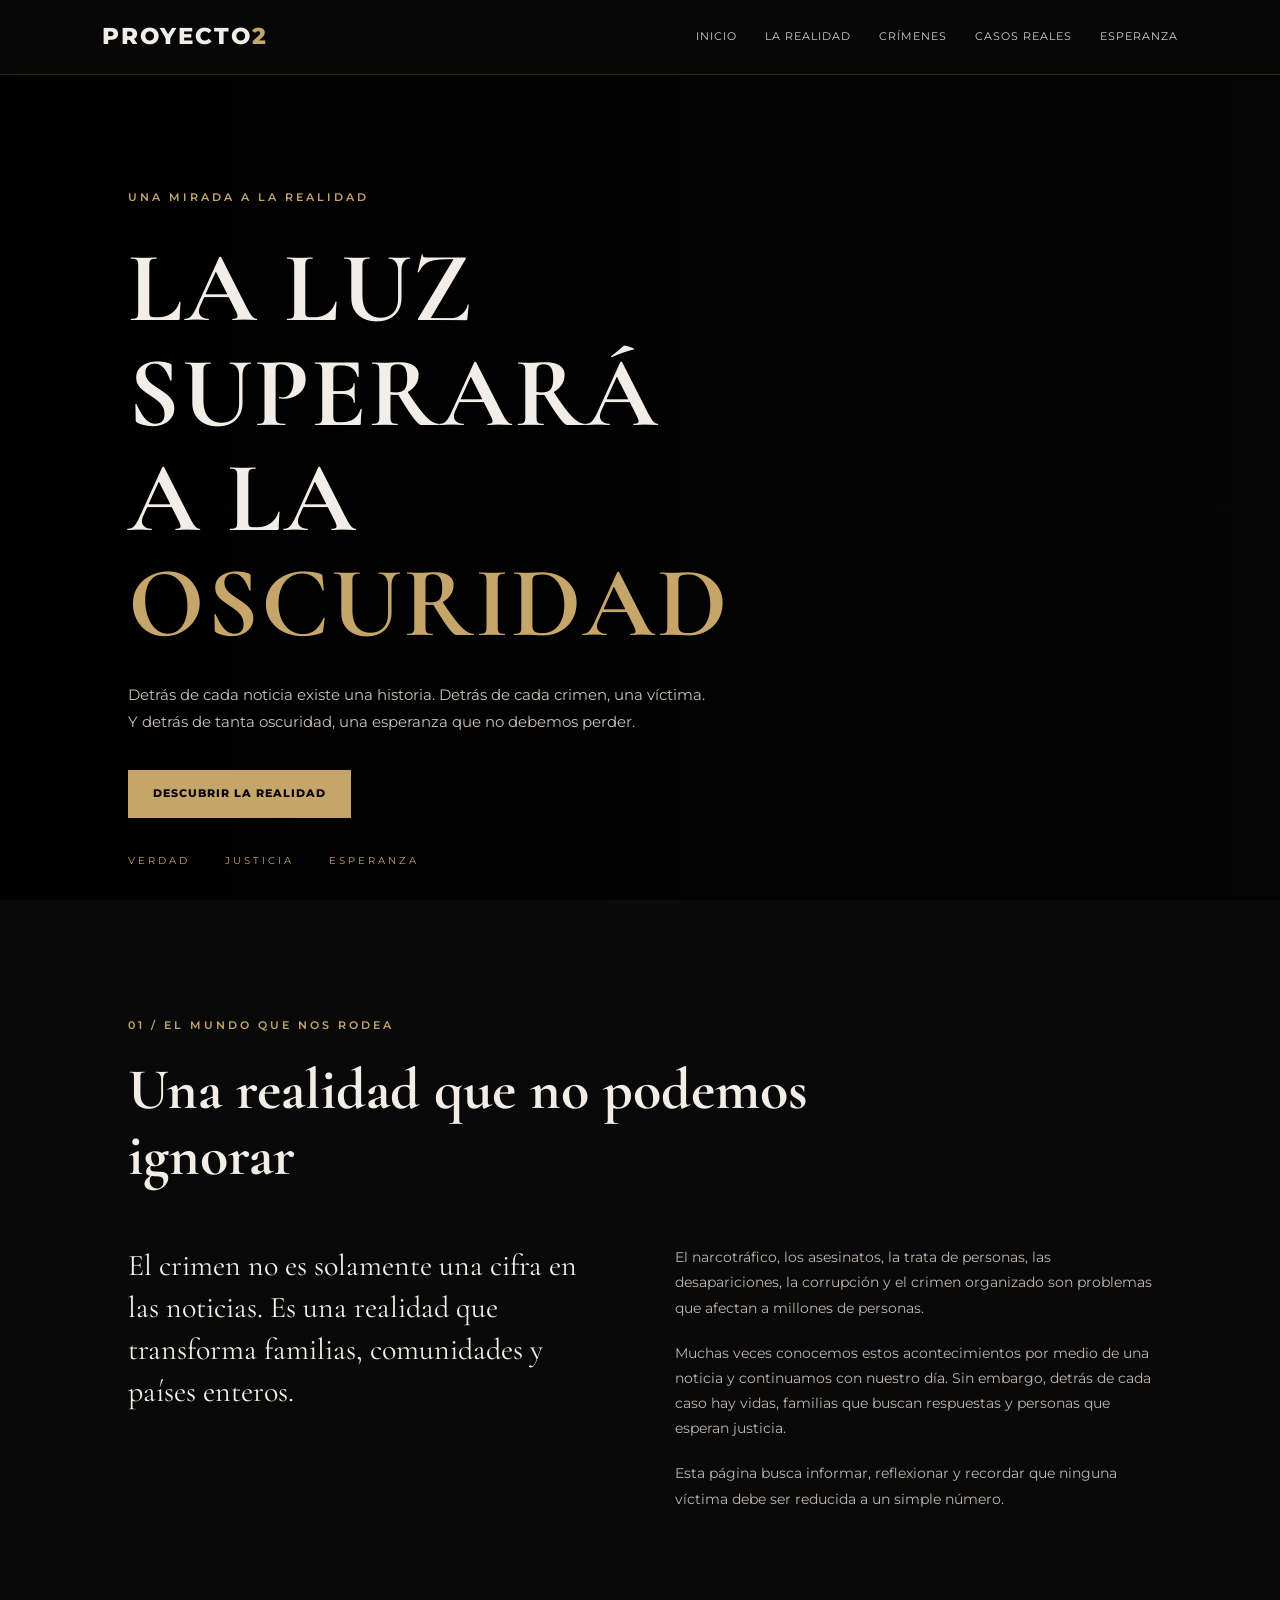
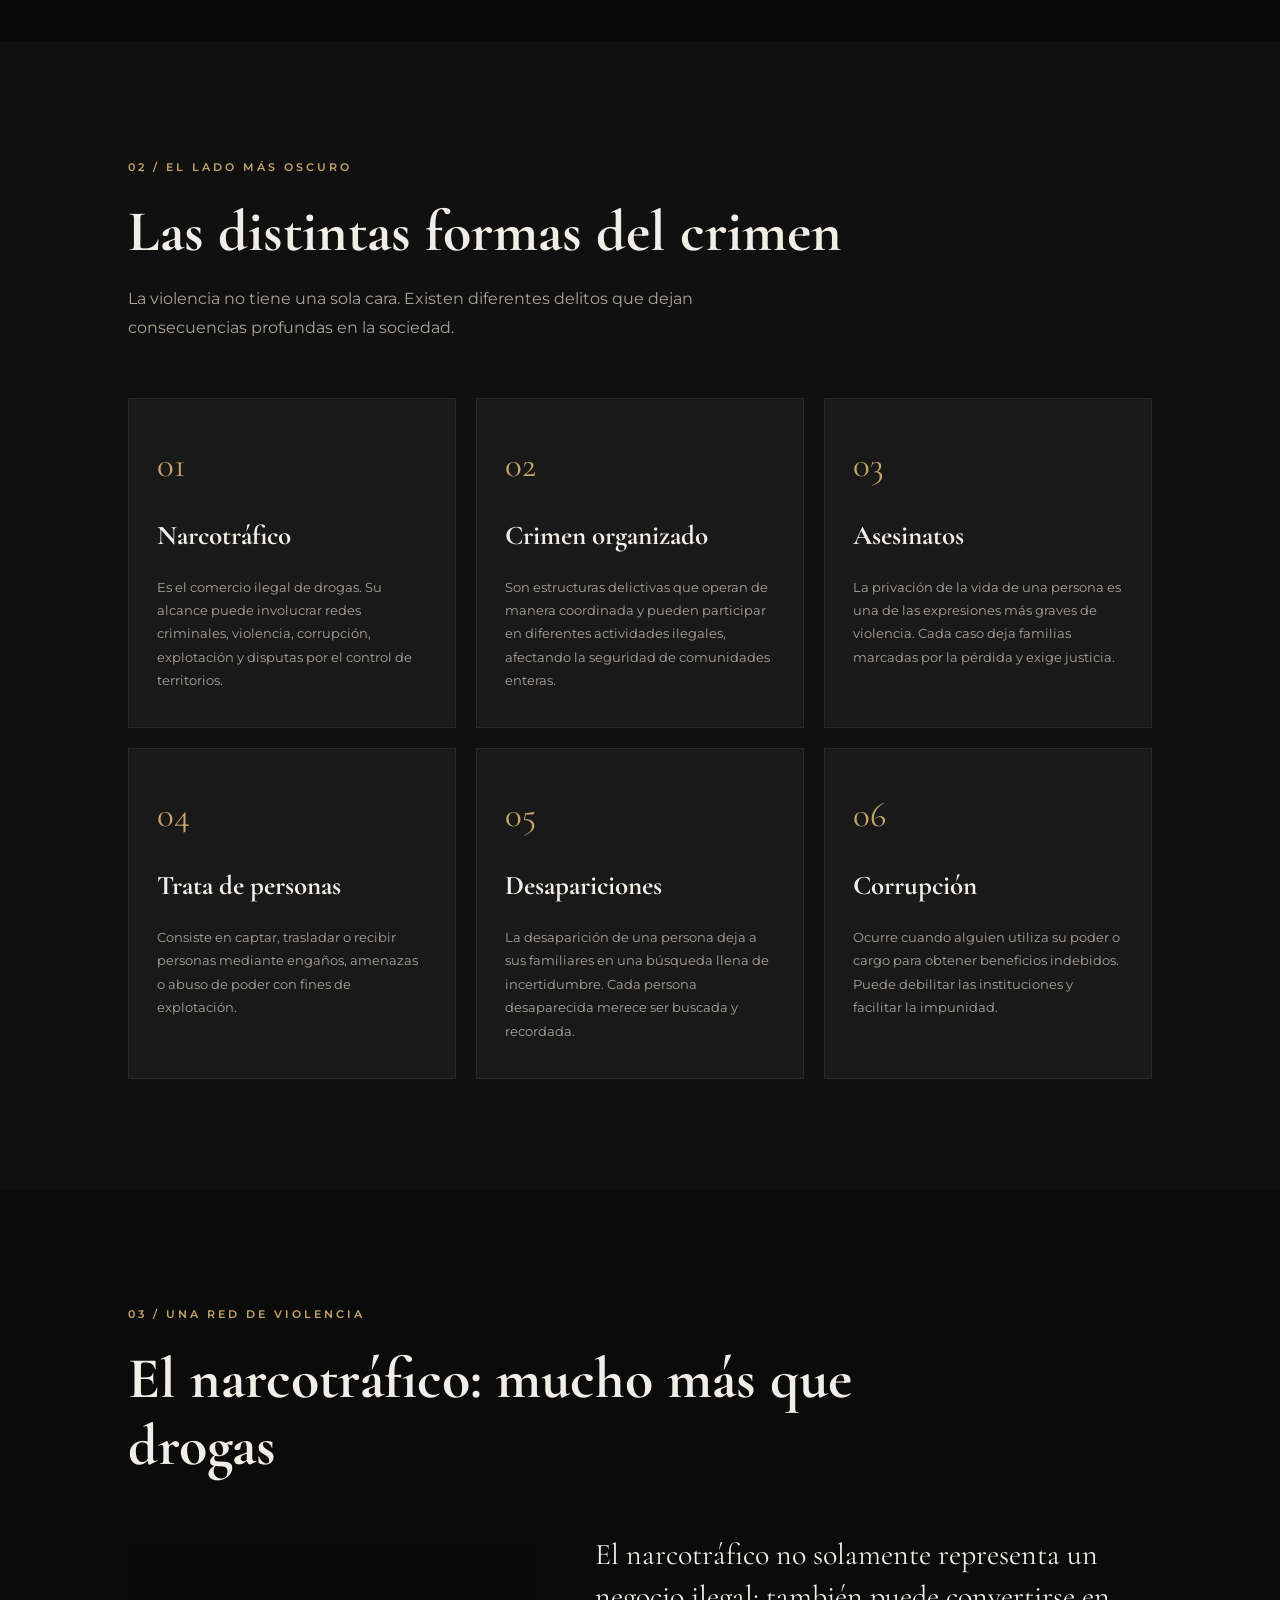
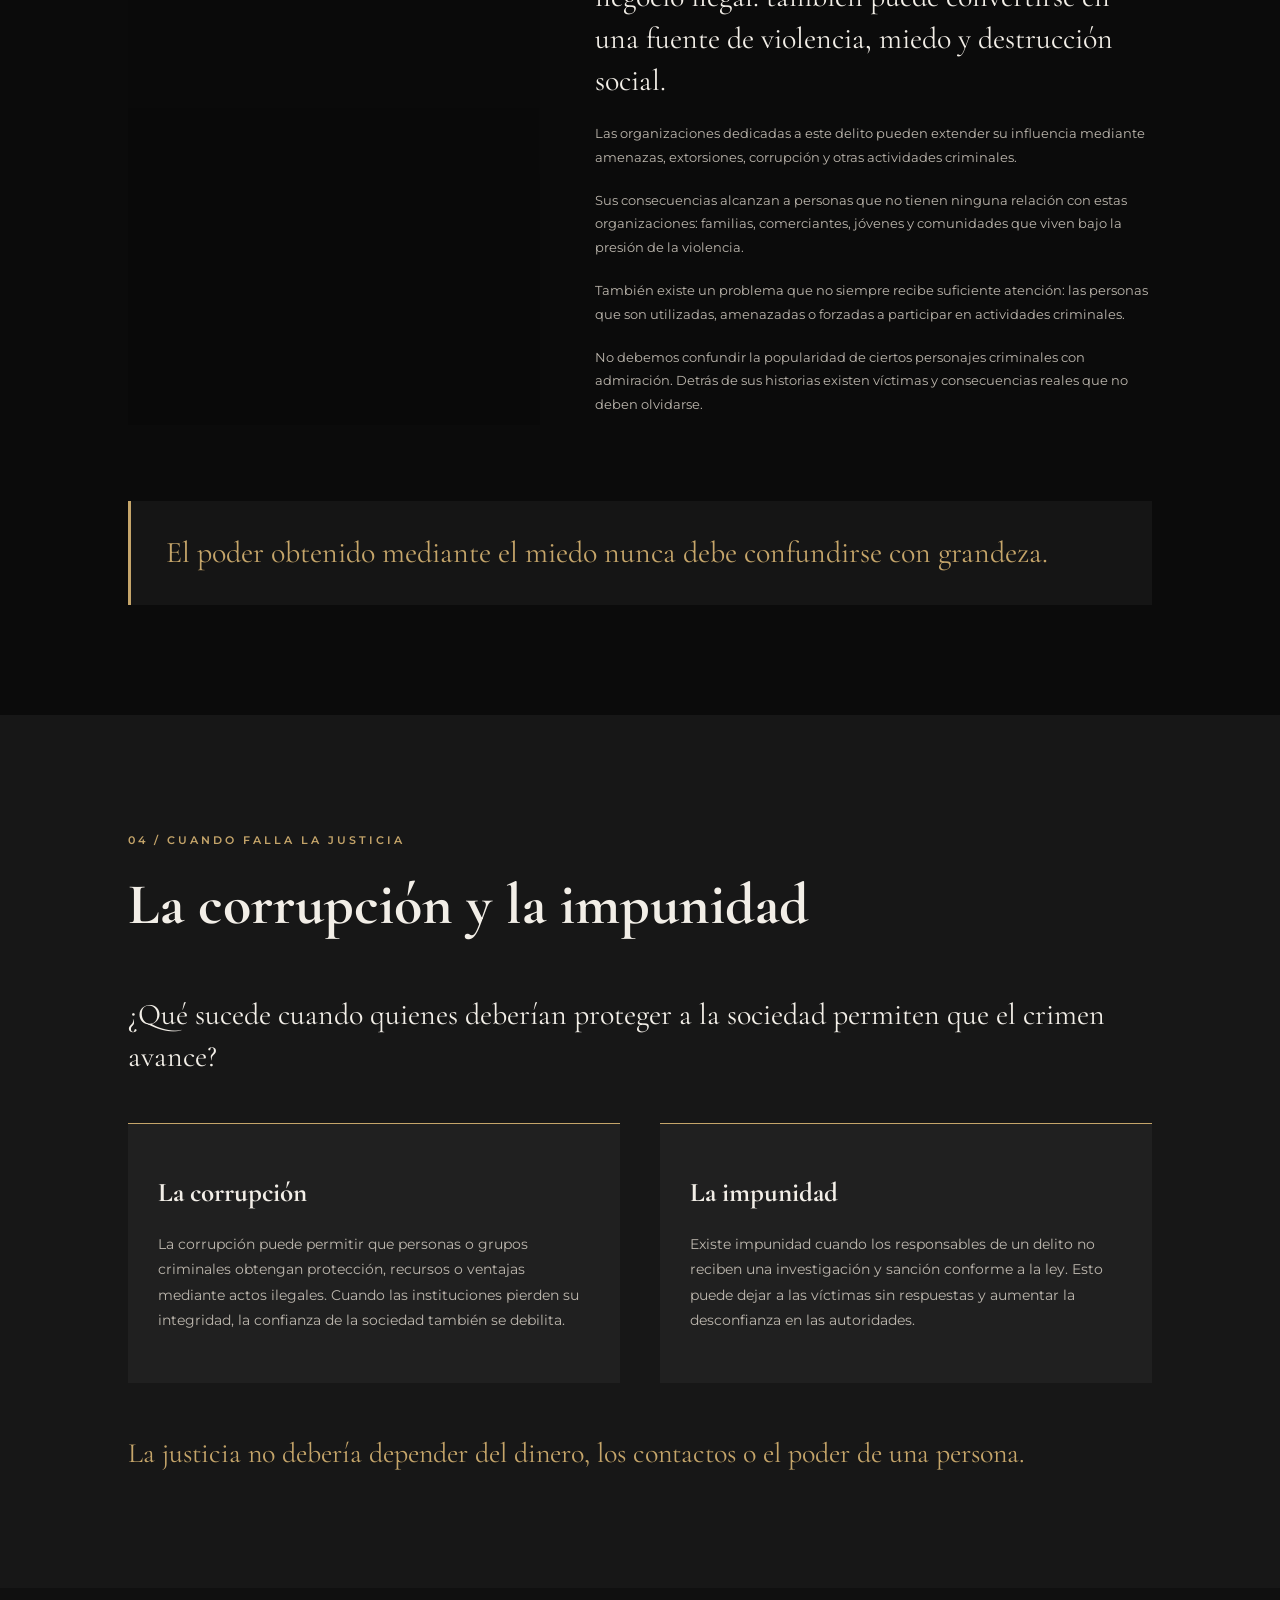
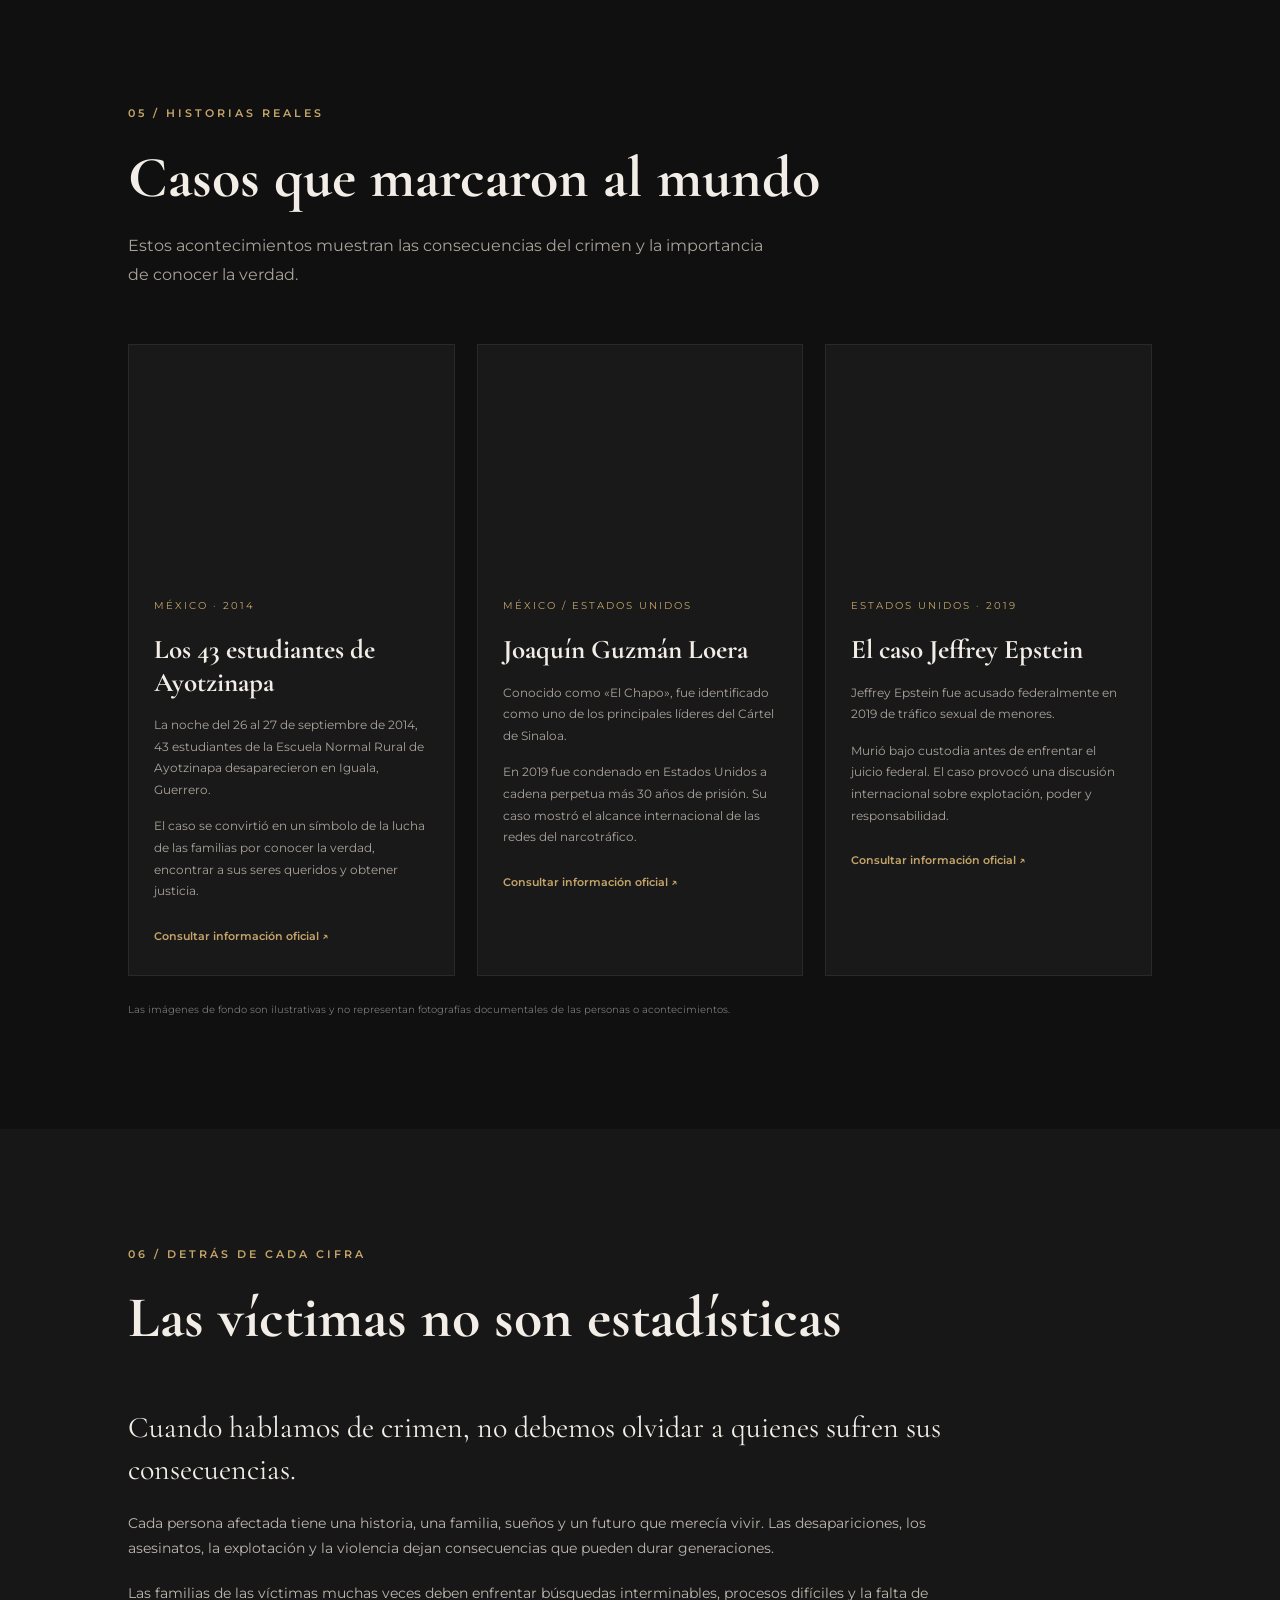
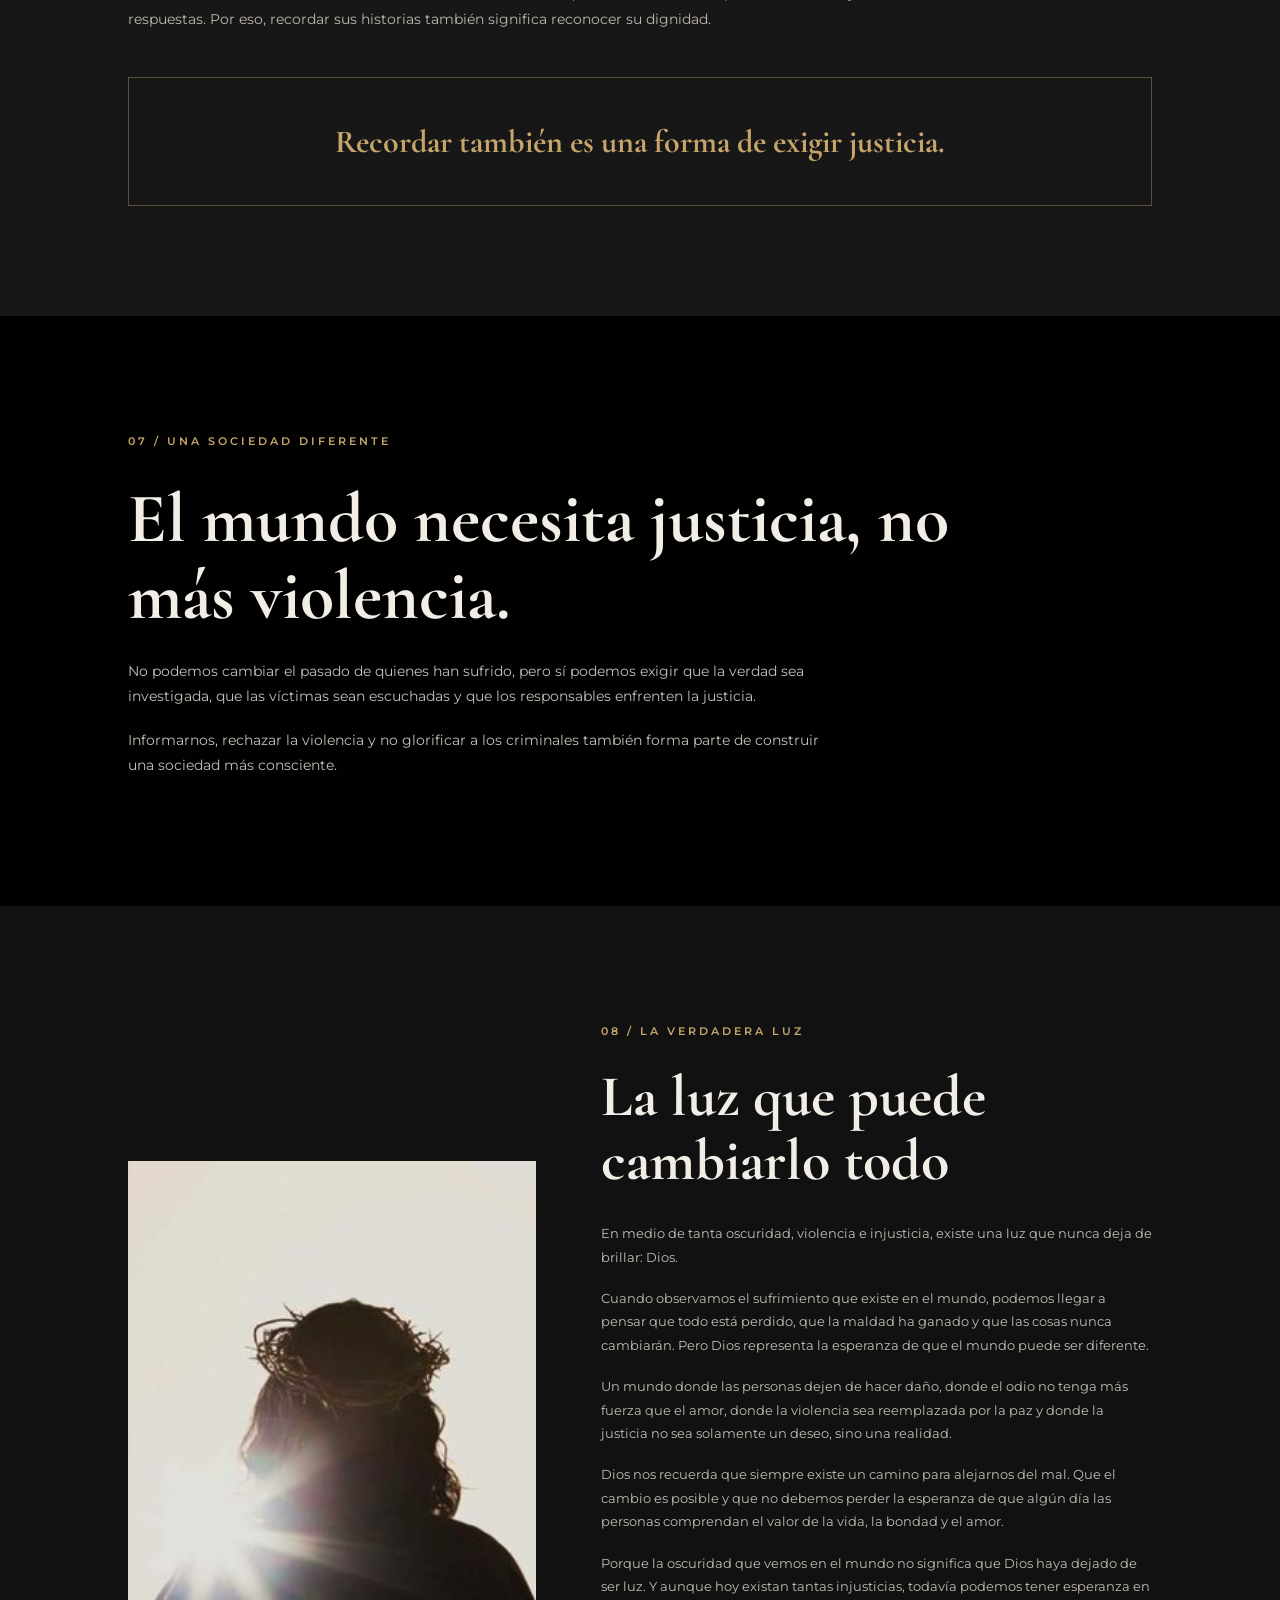
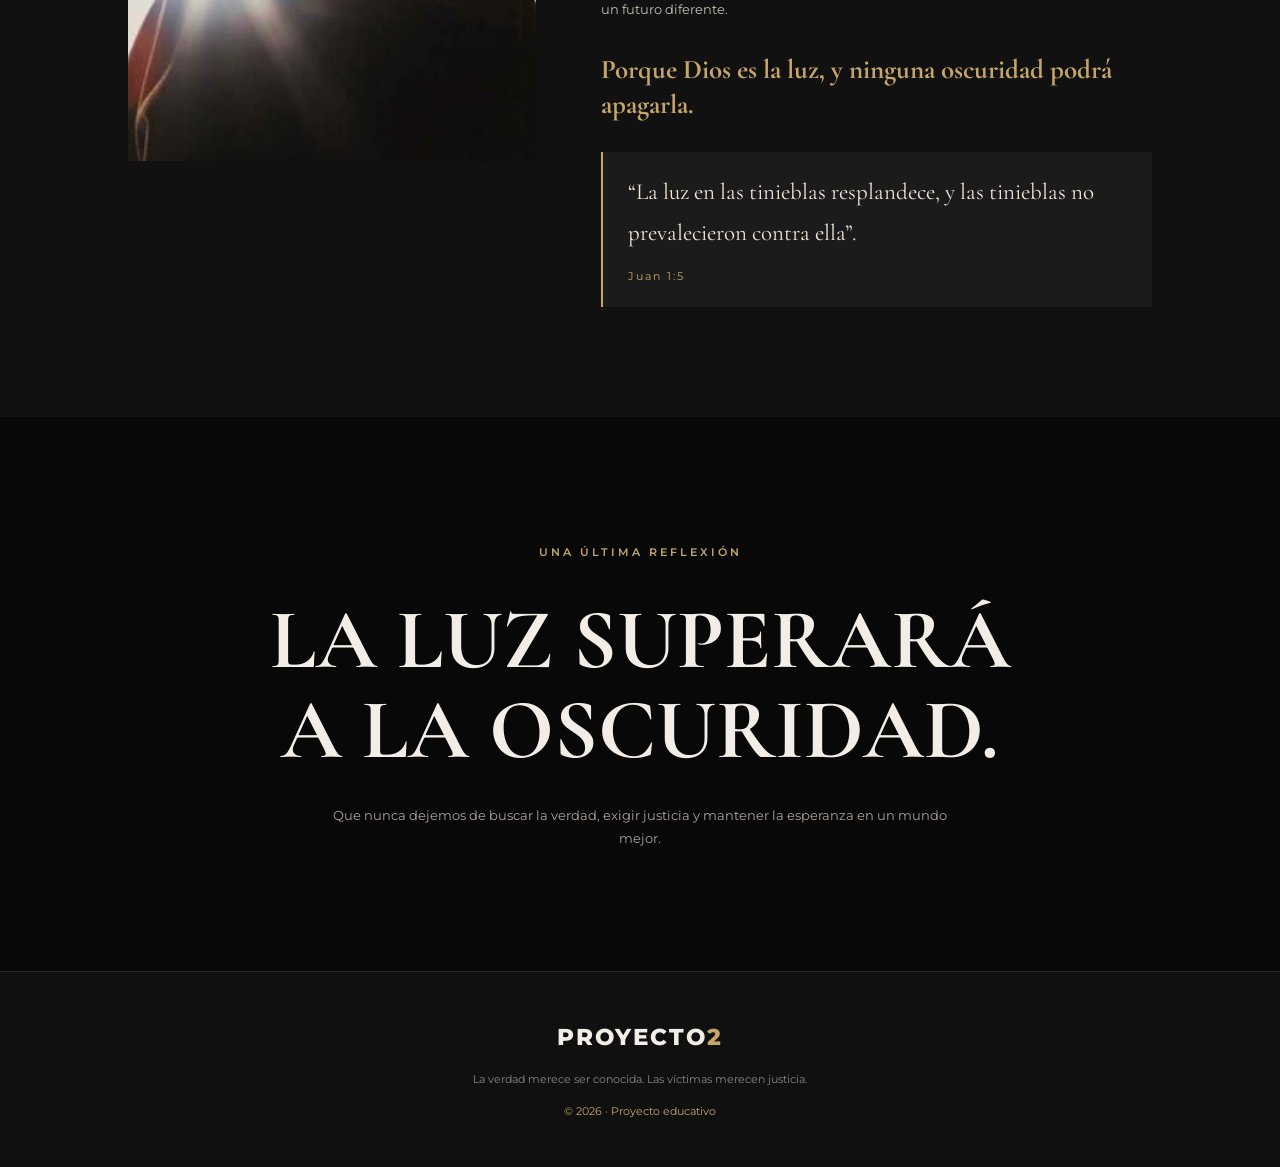
<file: index.html>
<!DOCTYPE html>
<html lang="es">
<head>
    <meta charset="UTF-8">
    <meta name="viewport" content="width=device-width, initial-scale=1.0">
    <meta name="description" content="La luz superará a la oscuridad. Un espacio para reflexionar sobre el crimen, la violencia, la injusticia y la esperanza.">
    <title>La luz superará a la oscuridad</title>
    <link rel="stylesheet" href="styles.css">
</head>

<body>

<header class="header">
    <a href="#inicio" class="logo">PROYECTO<span>2</span></a>

    <button class="menu-toggle" id="menu-toggle" aria-label="Abrir menú">
        ☰
    </button>

    <nav class="nav" id="nav">
        <a href="#inicio">Inicio</a>
        <a href="#realidad">La realidad</a>
        <a href="#crimenes">Crímenes</a>
        <a href="#casos">Casos reales</a>
        <a href="#esperanza">Esperanza</a>
    </nav>
</header>

<main>

    <!-- PORTADA -->
    <section class="hero" id="inicio">
        <div class="hero-content">
            <span class="eyebrow">UNA MIRADA A LA REALIDAD</span>

            <h1>LA LUZ SUPERARÁ<br>A LA <span>OSCURIDAD</span></h1>

            <p>
                Detrás de cada noticia existe una historia.
                Detrás de cada crimen, una víctima.
                Y detrás de tanta oscuridad, una esperanza
                que no debemos perder.
            </p>

            <a href="#realidad" class="main-button">DESCUBRIR LA REALIDAD</a>
        </div>

        <div class="hero-bottom">
            <span>VERDAD</span>
            <span>JUSTICIA</span>
            <span>ESPERANZA</span>
        </div>
    </section>

    <!-- INTRODUCCIÓN -->
    <section class="section" id="realidad">
        <div class="section-heading">
            <span class="section-label">01 / EL MUNDO QUE NOS RODEA</span>
            <h2>Una realidad que no podemos ignorar</h2>
        </div>

        <div class="intro-grid">
            <div>
                <p class="large-text">
                    El crimen no es solamente una cifra en las noticias.
                    Es una realidad que transforma familias, comunidades
                    y países enteros.
                </p>
            </div>

            <div>
                <p>
                    El narcotráfico, los asesinatos, la trata de personas,
                    las desapariciones, la corrupción y el crimen organizado
                    son problemas que afectan a millones de personas.
                </p>

                <p>
                    Muchas veces conocemos estos acontecimientos por medio
                    de una noticia y continuamos con nuestro día. Sin embargo,
                    detrás de cada caso hay vidas, familias que buscan
                    respuestas y personas que esperan justicia.
                </p>

                <p>
                    Esta página busca informar, reflexionar y recordar que
                    ninguna víctima debe ser reducida a un simple número.
                </p>
            </div>
        </div>
    </section>

    <!-- TIPOS DE CRÍMENES -->
    <section class="section dark-section" id="crimenes">
        <div class="section-heading">
            <span class="section-label">02 / EL LADO MÁS OSCURO</span>
            <h2>Las distintas formas del crimen</h2>
            <p>
                La violencia no tiene una sola cara. Existen diferentes
                delitos que dejan consecuencias profundas en la sociedad.
            </p>
        </div>

        <div class="crime-grid">

            <article class="crime-card">
                <span class="crime-number">01</span>
                <h3>Narcotráfico</h3>
                <p>
                    Es el comercio ilegal de drogas. Su alcance puede
                    involucrar redes criminales, violencia, corrupción,
                    explotación y disputas por el control de territorios.
                </p>
            </article>

            <article class="crime-card">
                <span class="crime-number">02</span>
                <h3>Crimen organizado</h3>
                <p>
                    Son estructuras delictivas que operan de manera
                    coordinada y pueden participar en diferentes
                    actividades ilegales, afectando la seguridad
                    de comunidades enteras.
                </p>
            </article>

            <article class="crime-card">
                <span class="crime-number">03</span>
                <h3>Asesinatos</h3>
                <p>
                    La privación de la vida de una persona es una de las
                    expresiones más graves de violencia. Cada caso deja
                    familias marcadas por la pérdida y exige justicia.
                </p>
            </article>

            <article class="crime-card">
                <span class="crime-number">04</span>
                <h3>Trata de personas</h3>
                <p>
                    Consiste en captar, trasladar o recibir personas
                    mediante engaños, amenazas o abuso de poder con
                    fines de explotación.
                </p>
            </article>

            <article class="crime-card">
                <span class="crime-number">05</span>
                <h3>Desapariciones</h3>
                <p>
                    La desaparición de una persona deja a sus familiares
                    en una búsqueda llena de incertidumbre. Cada persona
                    desaparecida merece ser buscada y recordada.
                </p>
            </article>

            <article class="crime-card">
                <span class="crime-number">06</span>
                <h3>Corrupción</h3>
                <p>
                    Ocurre cuando alguien utiliza su poder o cargo para
                    obtener beneficios indebidos. Puede debilitar las
                    instituciones y facilitar la impunidad.
                </p>
            </article>

        </div>
    </section>

    <!-- NARCOTRÁFICO -->
    <section class="section narc-section" id="narcotrafico">
        <div class="section-heading">
            <span class="section-label">03 / UNA RED DE VIOLENCIA</span>
            <h2>El narcotráfico: mucho más que drogas</h2>
        </div>

        <div class="narc-content">
            <div class="narc-image"></div>

            <div class="narc-text">
                <p class="large-text">
                    El narcotráfico no solamente representa un negocio
                    ilegal: también puede convertirse en una fuente
                    de violencia, miedo y destrucción social.
                </p>

                <p>
                    Las organizaciones dedicadas a este delito pueden
                    extender su influencia mediante amenazas, extorsiones,
                    corrupción y otras actividades criminales.
                </p>

                <p>
                    Sus consecuencias alcanzan a personas que no tienen
                    ninguna relación con estas organizaciones: familias,
                    comerciantes, jóvenes y comunidades que viven bajo
                    la presión de la violencia.
                </p>

                <p>
                    También existe un problema que no siempre recibe
                    suficiente atención: las personas que son utilizadas,
                    amenazadas o forzadas a participar en actividades
                    criminales.
                </p>

                <p>
                    No debemos confundir la popularidad de ciertos
                    personajes criminales con admiración. Detrás de
                    sus historias existen víctimas y consecuencias
                    reales que no deben olvidarse.
                </p>
            </div>
        </div>

        <div class="quote-dark">
            <p>
                El poder obtenido mediante el miedo nunca debe
                confundirse con grandeza.
            </p>
        </div>
    </section>

    <!-- CORRUPCIÓN -->
    <section class="section corruption-section">
        <div class="section-heading">
            <span class="section-label">04 / CUANDO FALLA LA JUSTICIA</span>
            <h2>La corrupción y la impunidad</h2>
        </div>

        <p class="large-text">
            ¿Qué sucede cuando quienes deberían proteger a la sociedad
            permiten que el crimen avance?
        </p>

        <div class="corruption-grid">
            <div>
                <h3>La corrupción</h3>
                <p>
                    La corrupción puede permitir que personas o grupos
                    criminales obtengan protección, recursos o ventajas
                    mediante actos ilegales. Cuando las instituciones
                    pierden su integridad, la confianza de la sociedad
                    también se debilita.
                </p>
            </div>

            <div>
                <h3>La impunidad</h3>
                <p>
                    Existe impunidad cuando los responsables de un delito
                    no reciben una investigación y sanción conforme a la ley.
                    Esto puede dejar a las víctimas sin respuestas y
                    aumentar la desconfianza en las autoridades.
                </p>
            </div>
        </div>

        <p class="closing-text">
            La justicia no debería depender del dinero, los contactos
            o el poder de una persona.
        </p>
    </section>

    <!-- CASOS REALES -->
    <section class="section dark-section" id="casos">
        <div class="section-heading">
            <span class="section-label">05 / HISTORIAS REALES</span>
            <h2>Casos que marcaron al mundo</h2>
            <p>
                Estos acontecimientos muestran las consecuencias del
                crimen y la importancia de conocer la verdad.
            </p>
        </div>

        <div class="cases-grid">

            <article class="case-card">
                <div class="case-image case-one"></div>

                <div class="case-content">
                    <span class="case-tag">MÉXICO · 2014</span>
                    <h3>Los 43 estudiantes de Ayotzinapa</h3>

                    <p>
                        La noche del 26 al 27 de septiembre de 2014,
                        43 estudiantes de la Escuela Normal Rural
                        de Ayotzinapa desaparecieron en Iguala,
                        Guerrero.
                    </p>

                    <p>
                        El caso se convirtió en un símbolo de la lucha
                        de las familias por conocer la verdad, encontrar
                        a sus seres queridos y obtener justicia.
                    </p>

                    <a href="https://comisionayotzinapa.segob.gob.mx/"
                       target="_blank" rel="noopener noreferrer">
                        Consultar información oficial ↗
                    </a>
                </div>
            </article>

            <article class="case-card">
                <div class="case-image case-two"></div>

                <div class="case-content">
                    <span class="case-tag">MÉXICO / ESTADOS UNIDOS</span>
                    <h3>Joaquín Guzmán Loera</h3>

                    <p>
                        Conocido como «El Chapo», fue identificado como
                        uno de los principales líderes del Cártel de
                        Sinaloa.
                    </p>

                    <p>
                        En 2019 fue condenado en Estados Unidos a cadena
                        perpetua más 30 años de prisión. Su caso mostró
                        el alcance internacional de las redes del
                        narcotráfico.
                    </p>

                    <a href="https://www.justice.gov/usao-edny/pr/joaquin-el-chapo-guzman-sinaloa-cartel-leader-sentenced-life-prison-plus-30-years"
                       target="_blank" rel="noopener noreferrer">
                        Consultar información oficial ↗
                    </a>
                </div>
            </article>

            <article class="case-card">
                <div class="case-image case-three"></div>

                <div class="case-content">
                    <span class="case-tag">ESTADOS UNIDOS · 2019</span>
                    <h3>El caso Jeffrey Epstein</h3>

                    <p>
                        Jeffrey Epstein fue acusado federalmente en
                        2019 de tráfico sexual de menores.
                    </p>

                    <p>
                        Murió bajo custodia antes de enfrentar el juicio
                        federal. El caso provocó una discusión
                        internacional sobre explotación, poder y
                        responsabilidad.
                    </p>

                    <a href="https://www.justice.gov/usao-sdny/pr/jeffrey-epstein-charged-manhattan-federal-court-sex-trafficking-minors"
                       target="_blank" rel="noopener noreferrer">
                        Consultar información oficial ↗
                    </a>
                </div>
            </article>

        </div>

        <p class="image-note">
            Las imágenes de fondo son ilustrativas y no representan
            fotografías documentales de las personas o acontecimientos.
        </p>
    </section>

    <!-- VÍCTIMAS -->
    <section class="section victims-section">
        <div class="section-heading">
            <span class="section-label">06 / DETRÁS DE CADA CIFRA</span>
            <h2>Las víctimas no son estadísticas</h2>
        </div>

        <p class="large-text">
            Cuando hablamos de crimen, no debemos olvidar a quienes
            sufren sus consecuencias.
        </p>

        <p>
            Cada persona afectada tiene una historia, una familia,
            sueños y un futuro que merecía vivir. Las desapariciones,
            los asesinatos, la explotación y la violencia dejan
            consecuencias que pueden durar generaciones.
        </p>

        <p>
            Las familias de las víctimas muchas veces deben enfrentar
            búsquedas interminables, procesos difíciles y la falta
            de respuestas. Por eso, recordar sus historias también
            significa reconocer su dignidad.
        </p>

        <div class="victim-message">
            <h3>Recordar también es una forma de exigir justicia.</h3>
        </div>
    </section>

    <!-- JUSTICIA -->
    <section class="justice-section">
        <div class="justice-content">
            <span class="section-label">07 / UNA SOCIEDAD DIFERENTE</span>
            <h2>El mundo necesita justicia, no más violencia.</h2>

            <p>
                No podemos cambiar el pasado de quienes han sufrido,
                pero sí podemos exigir que la verdad sea investigada,
                que las víctimas sean escuchadas y que los responsables
                enfrenten la justicia.
            </p>

            <p>
                Informarnos, rechazar la violencia y no glorificar
                a los criminales también forma parte de construir
                una sociedad más consciente.
            </p>
        </div>
    </section>

    <!-- JESÚS Y LA ESPERANZA -->
    <section class="hope-section" id="esperanza">

        <div class="hope-image">
            <img src="img/jesus.jpg"
                 alt="Jesús">
        </div>

        <div class="hope-content">
            <span class="section-label">08 / LA VERDADERA LUZ</span>

            <h2>La luz que puede cambiarlo todo</h2>

            <p>
                En medio de tanta oscuridad, violencia e injusticia,
                existe una luz que nunca deja de brillar: Dios.
            </p>

            <p>
                Cuando observamos el sufrimiento que existe en el mundo,
                podemos llegar a pensar que todo está perdido, que la
                maldad ha ganado y que las cosas nunca cambiarán.
                Pero Dios representa la esperanza de que el mundo
                puede ser diferente.
            </p>

            <p>
                Un mundo donde las personas dejen de hacer daño,
                donde el odio no tenga más fuerza que el amor,
                donde la violencia sea reemplazada por la paz y
                donde la justicia no sea solamente un deseo,
                sino una realidad.
            </p>

            <p>
                Dios nos recuerda que siempre existe un camino
                para alejarnos del mal. Que el cambio es posible
                y que no debemos perder la esperanza de que algún
                día las personas comprendan el valor de la vida,
                la bondad y el amor.
            </p>

            <p>
                Porque la oscuridad que vemos en el mundo no significa
                que Dios haya dejado de ser luz. Y aunque hoy existan
                tantas injusticias, todavía podemos tener esperanza
                en un futuro diferente.
            </p>

            <h3>
                Porque Dios es la luz, y ninguna oscuridad podrá apagarla.
            </h3>

            <blockquote class="bible-verse">
                “La luz en las tinieblas resplandece, y las tinieblas
                no prevalecieron contra ella”.
                <cite>Juan 1:5</cite>
            </blockquote>
        </div>
    </section>

    <!-- CIERRE -->
    <section class="final-section">
        <span class="section-label">UNA ÚLTIMA REFLEXIÓN</span>

        <h2>LA LUZ SUPERARÁ<br>A LA OSCURIDAD.</h2>

        <p>
            Que nunca dejemos de buscar la verdad, exigir justicia
            y mantener la esperanza en un mundo mejor.
        </p>
    </section>

</main>

<footer class="footer">
    <a href="#inicio" class="logo">PROYECTO<span>2</span></a>
    <p>La verdad merece ser conocida. Las víctimas merecen justicia.</p>
    <p class="copyright">© 2026 · Proyecto educativo</p>
</footer>

<button id="back-to-top" aria-label="Volver arriba">↑</button>

<script src="script.js"></script>
</body>
</html>
</file>
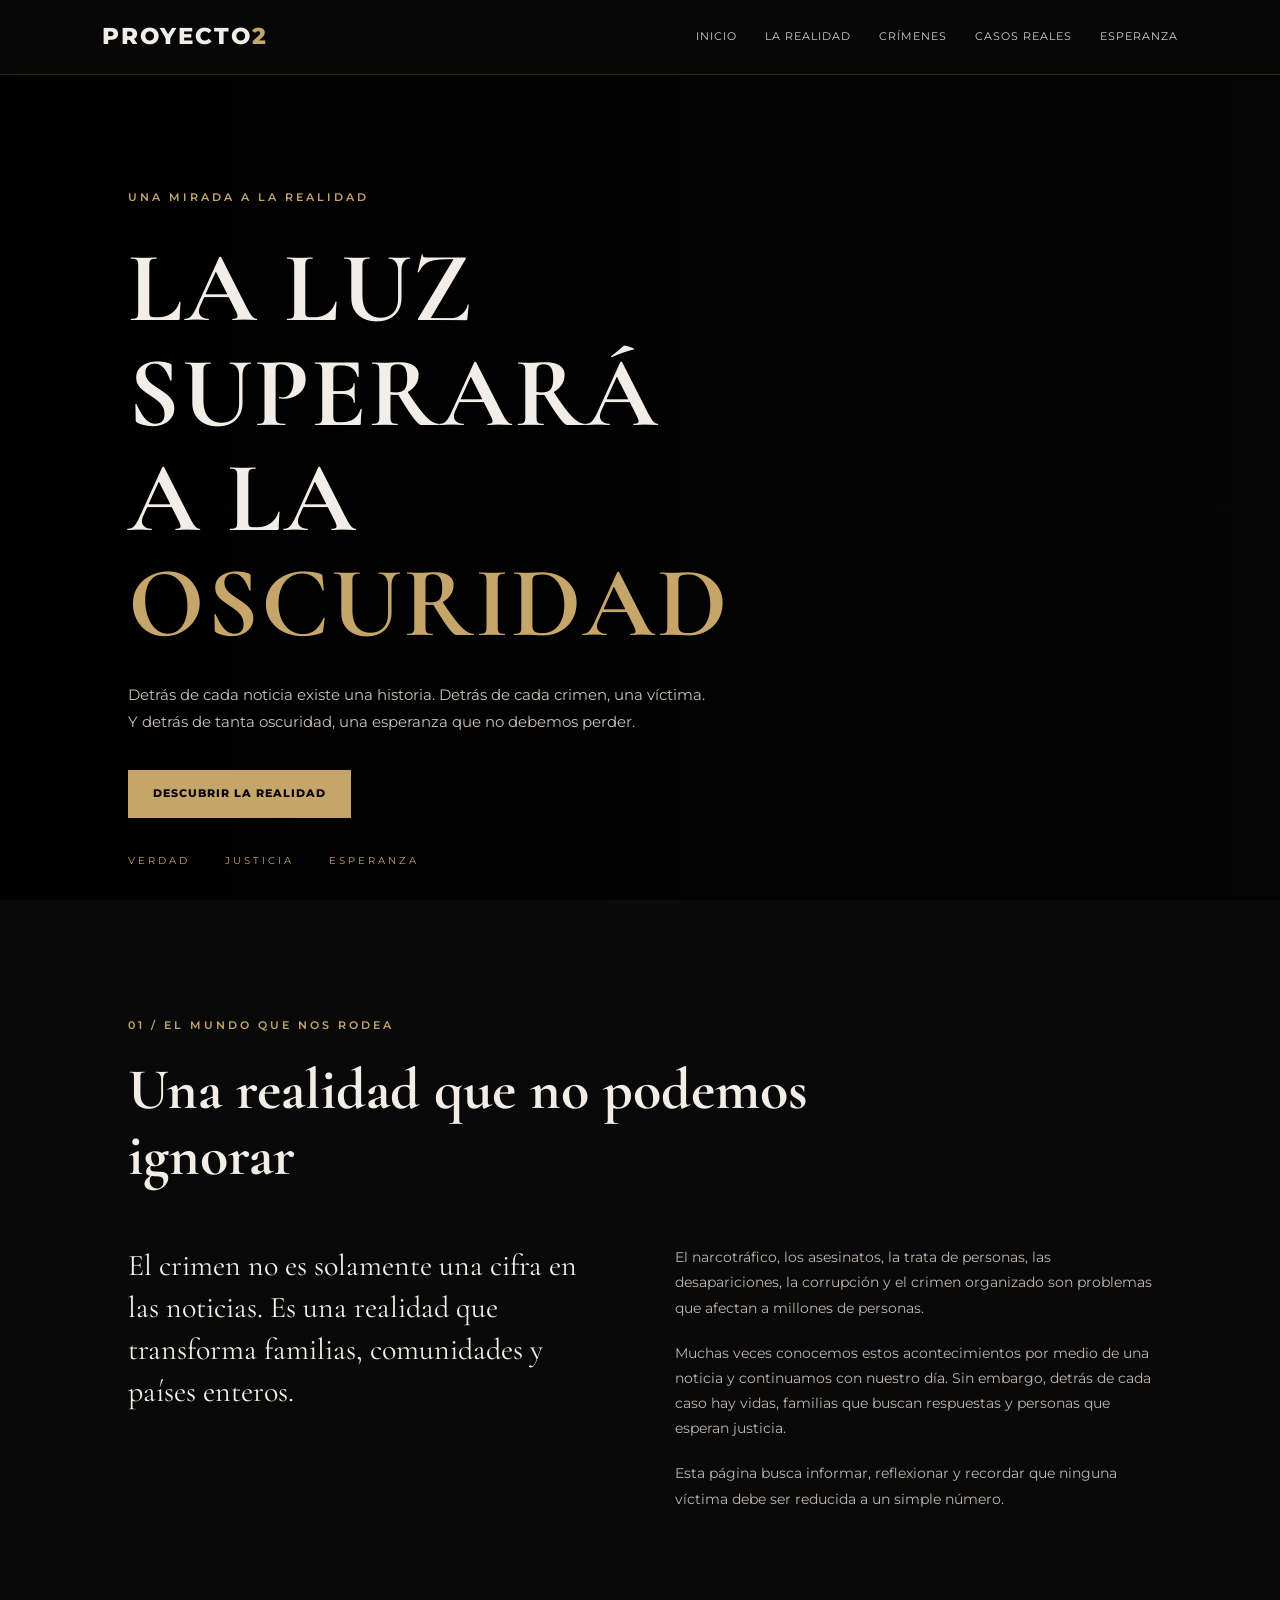
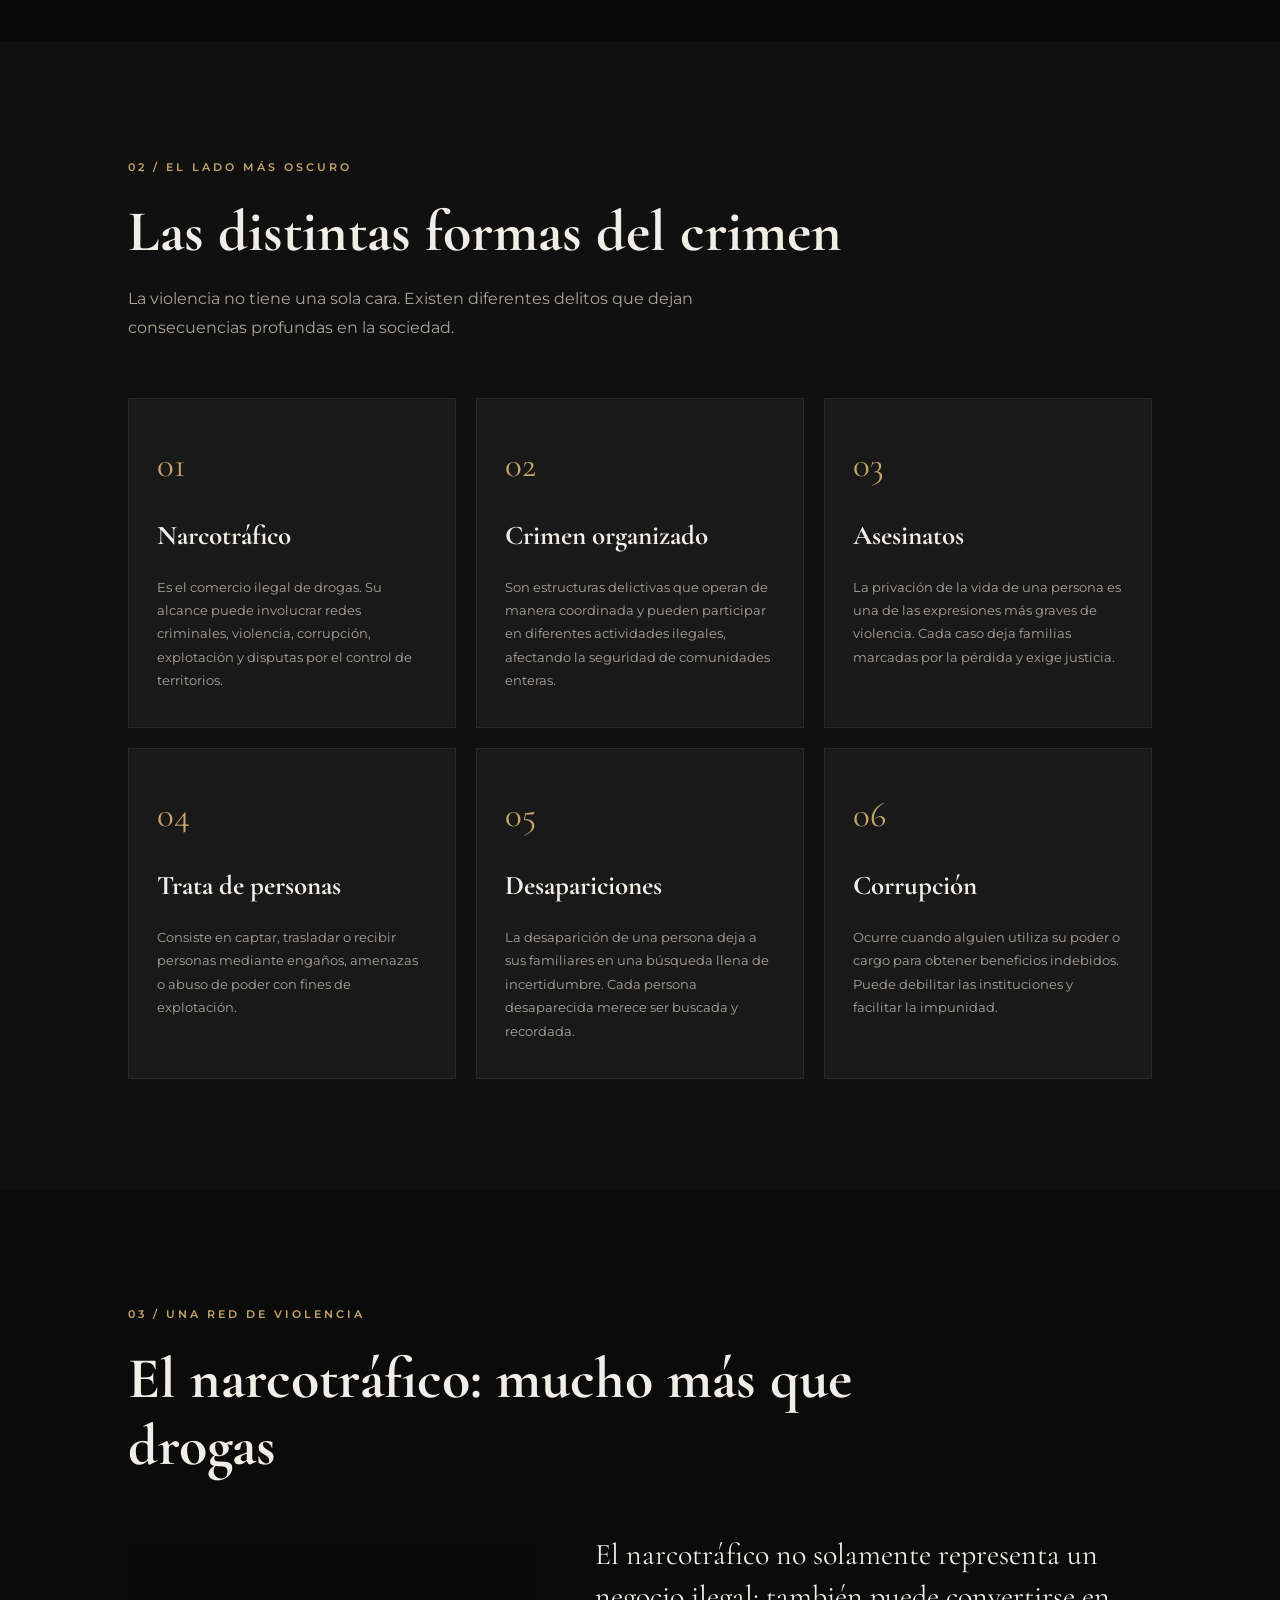
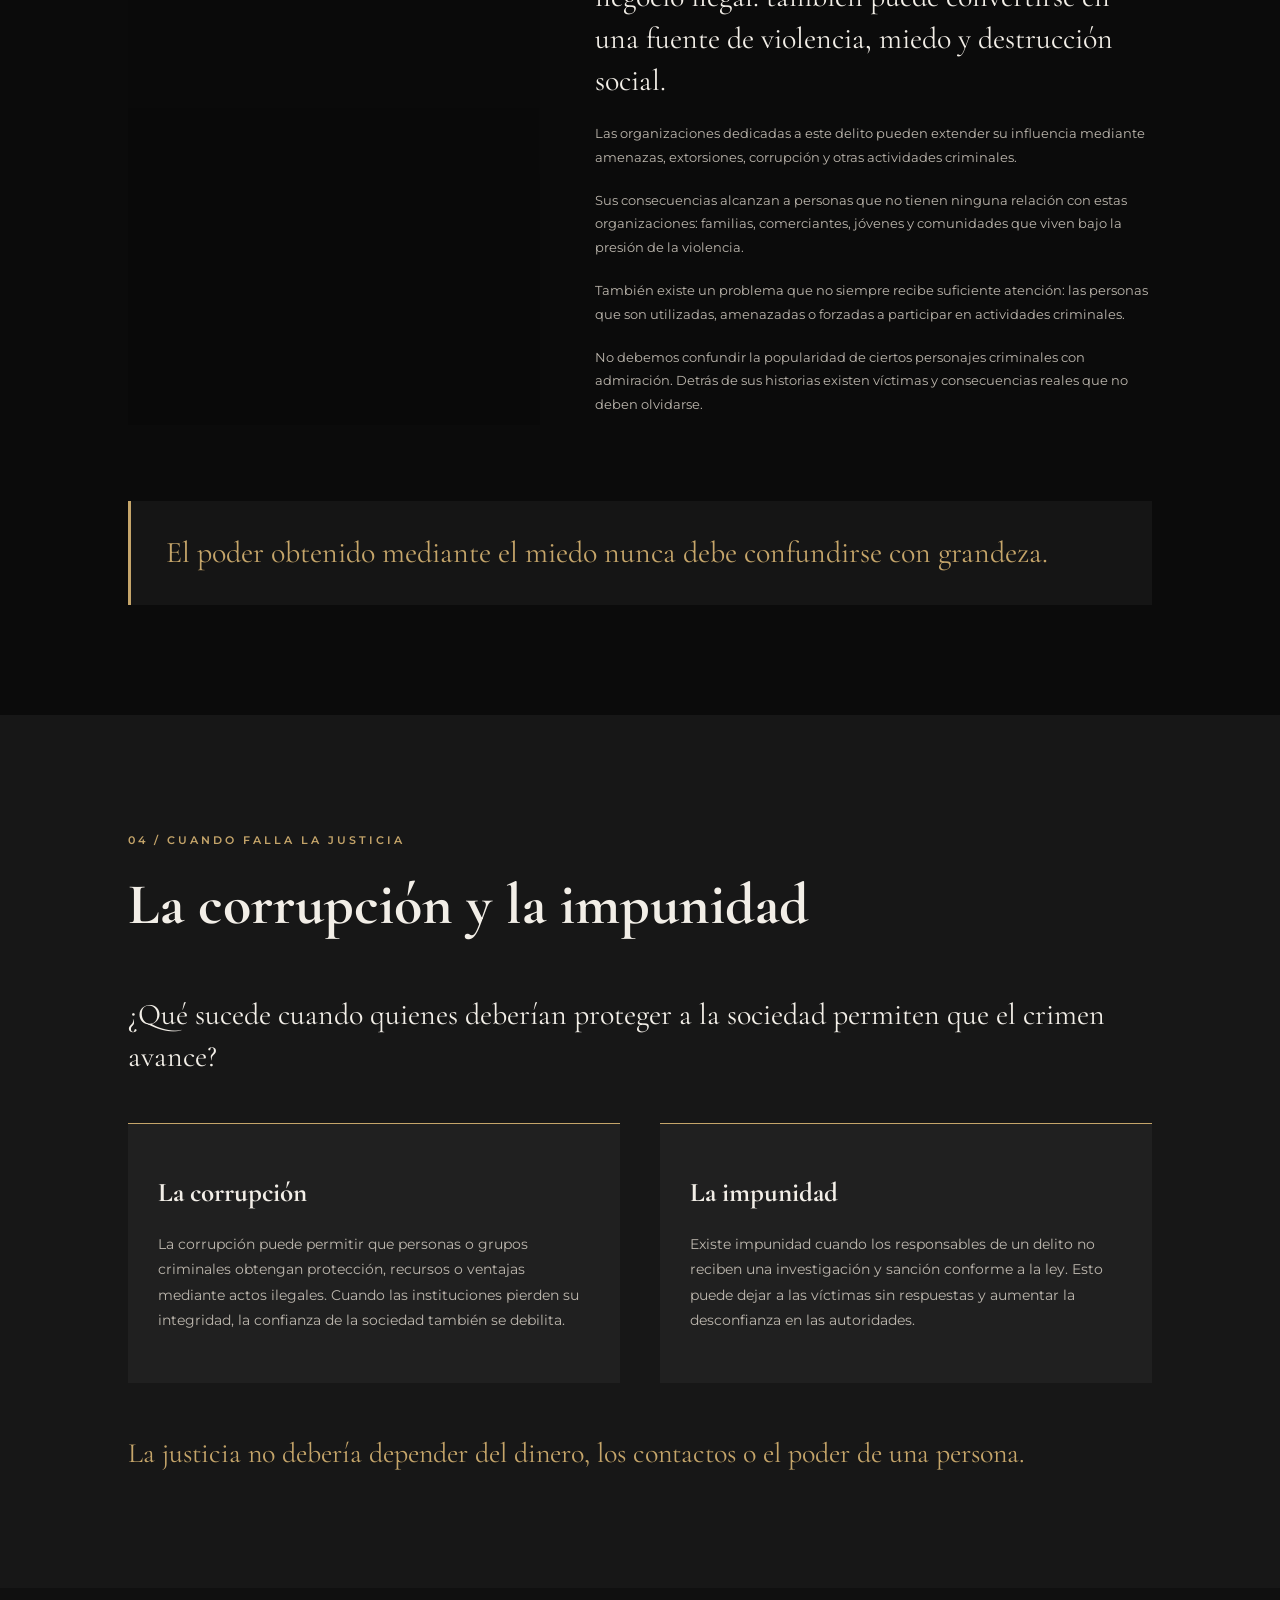
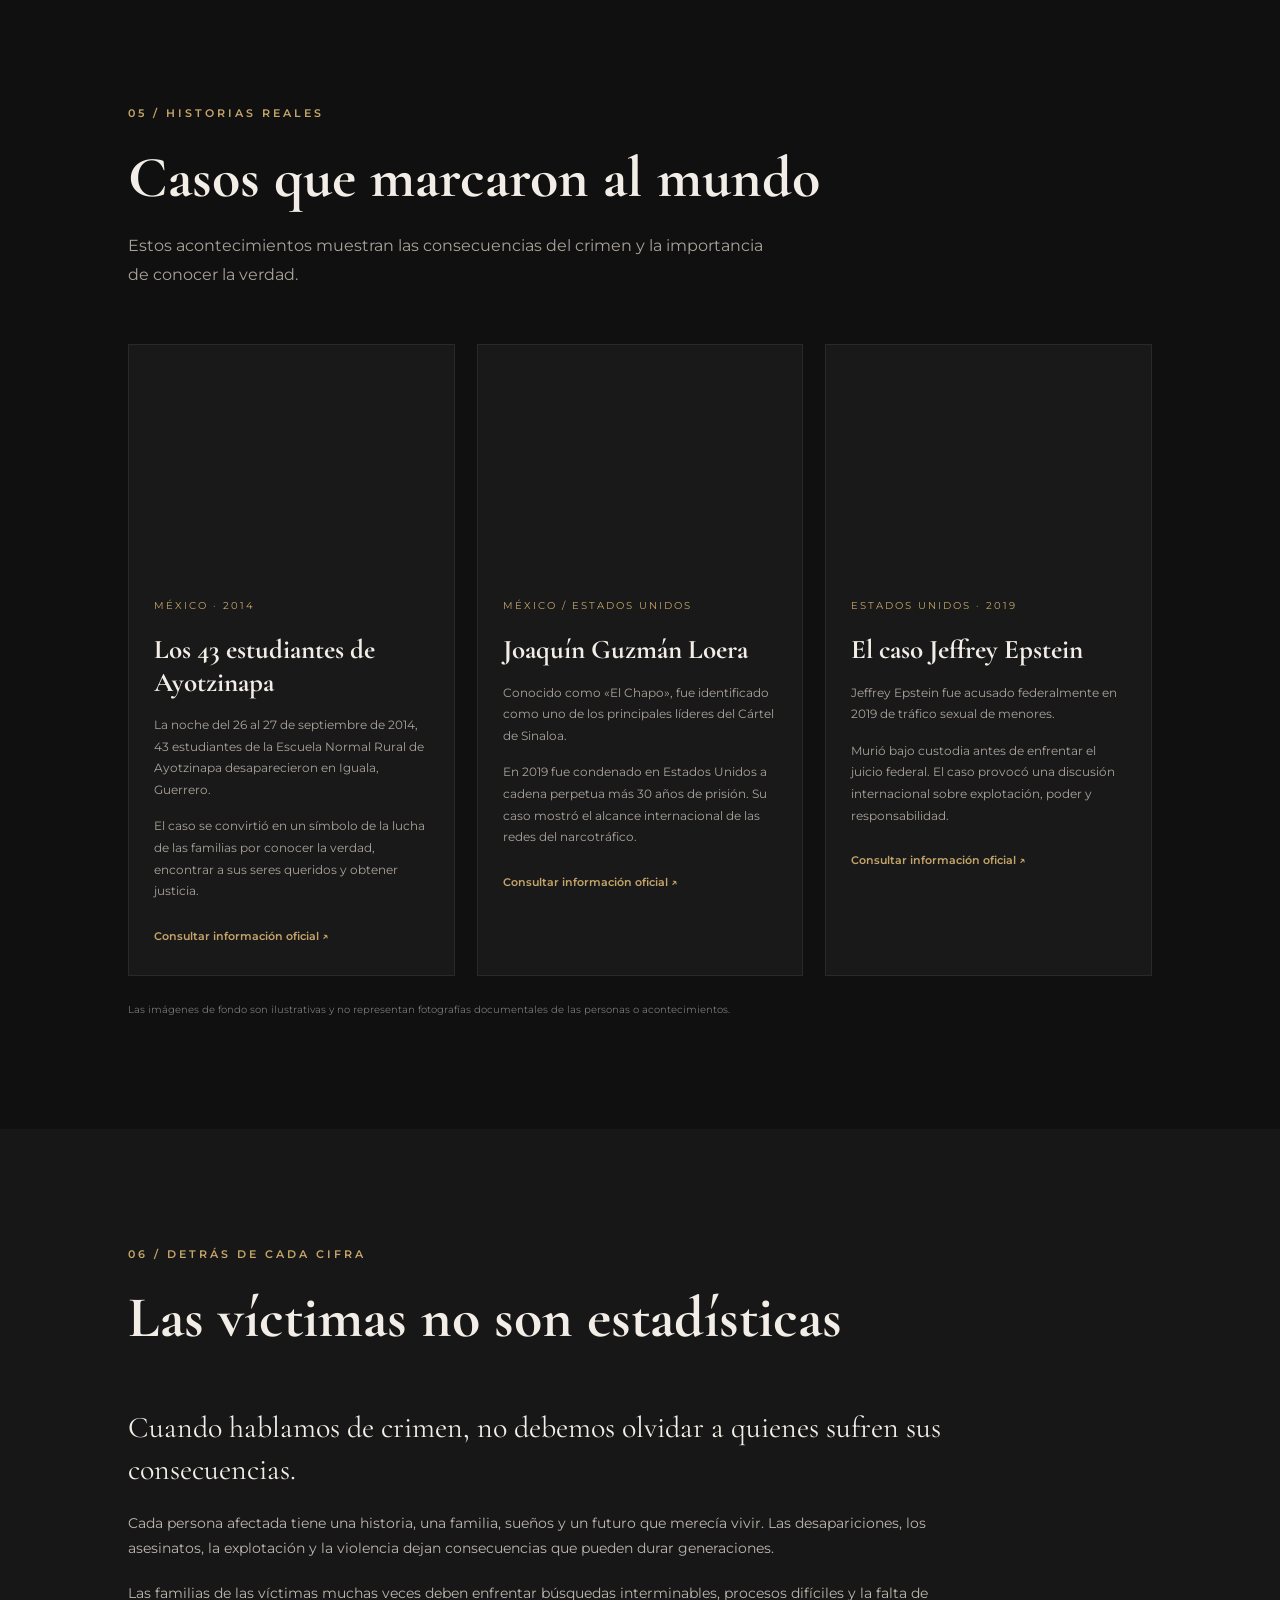
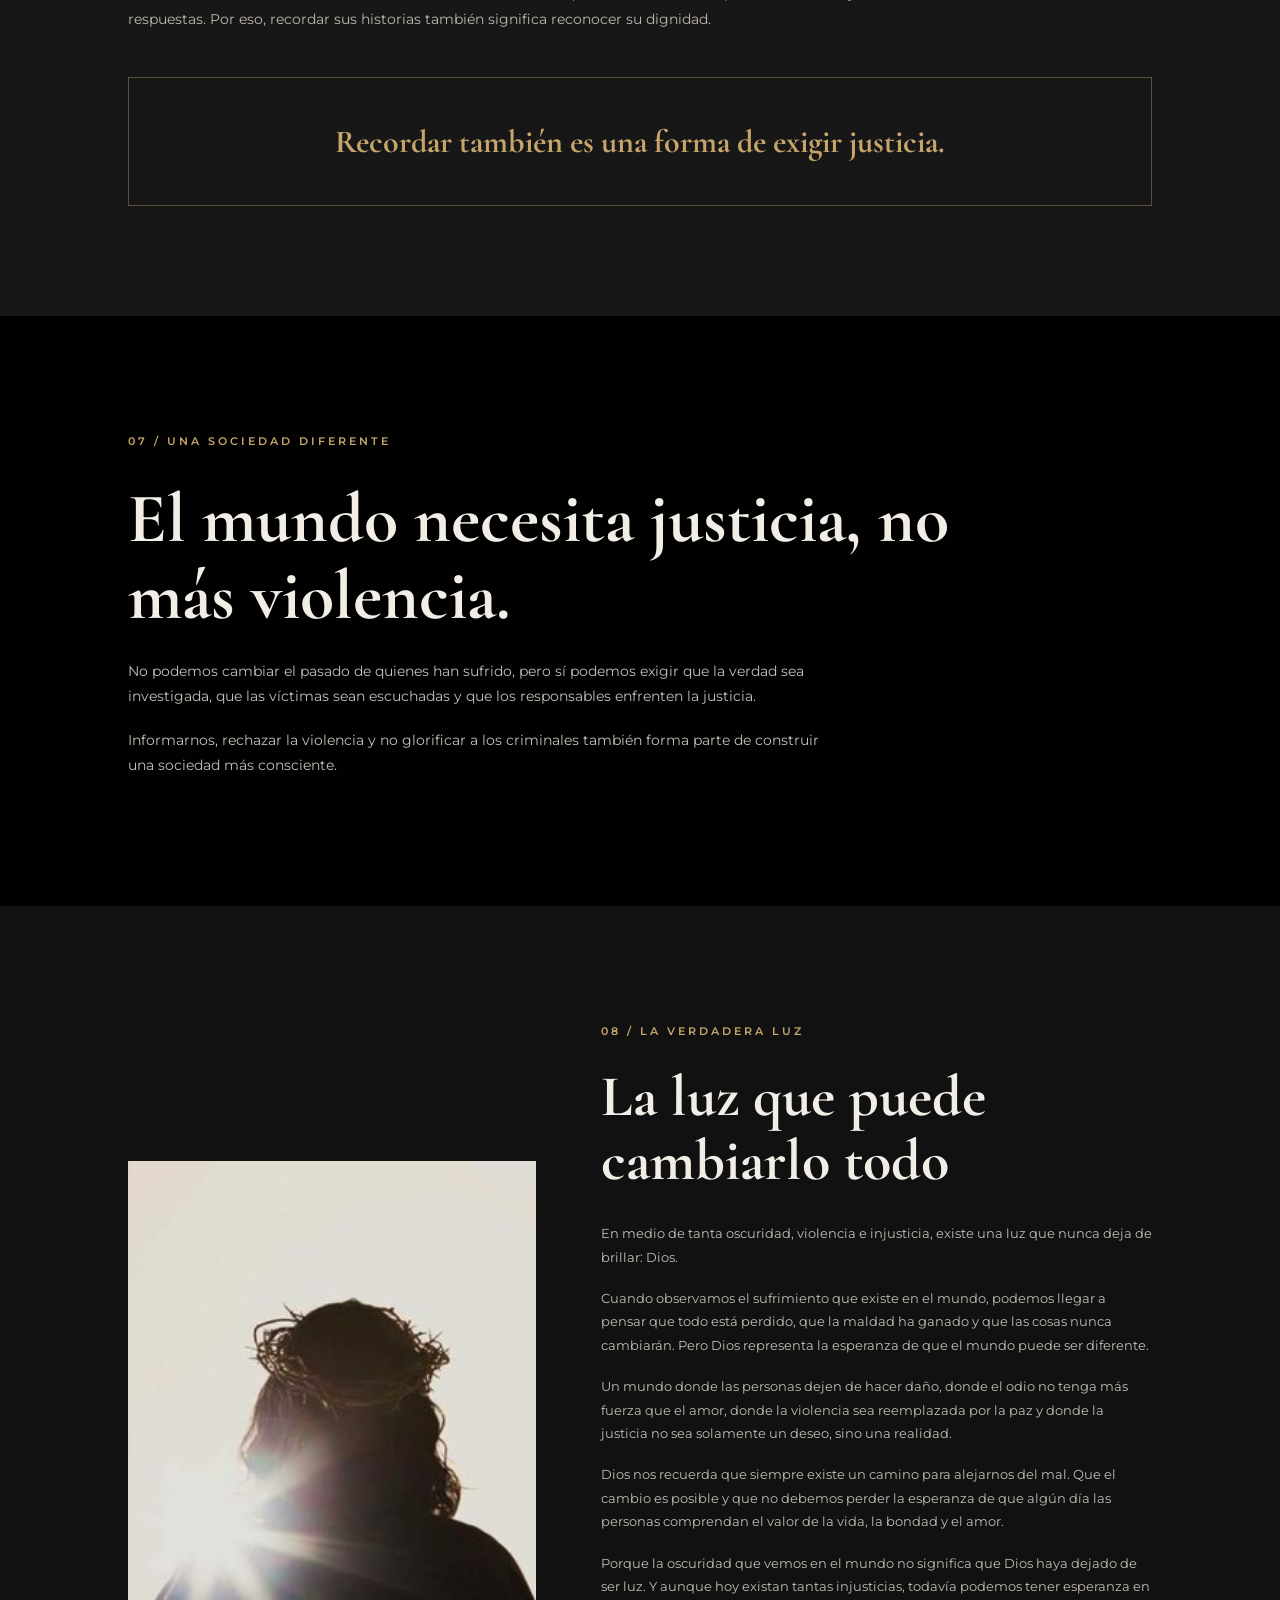
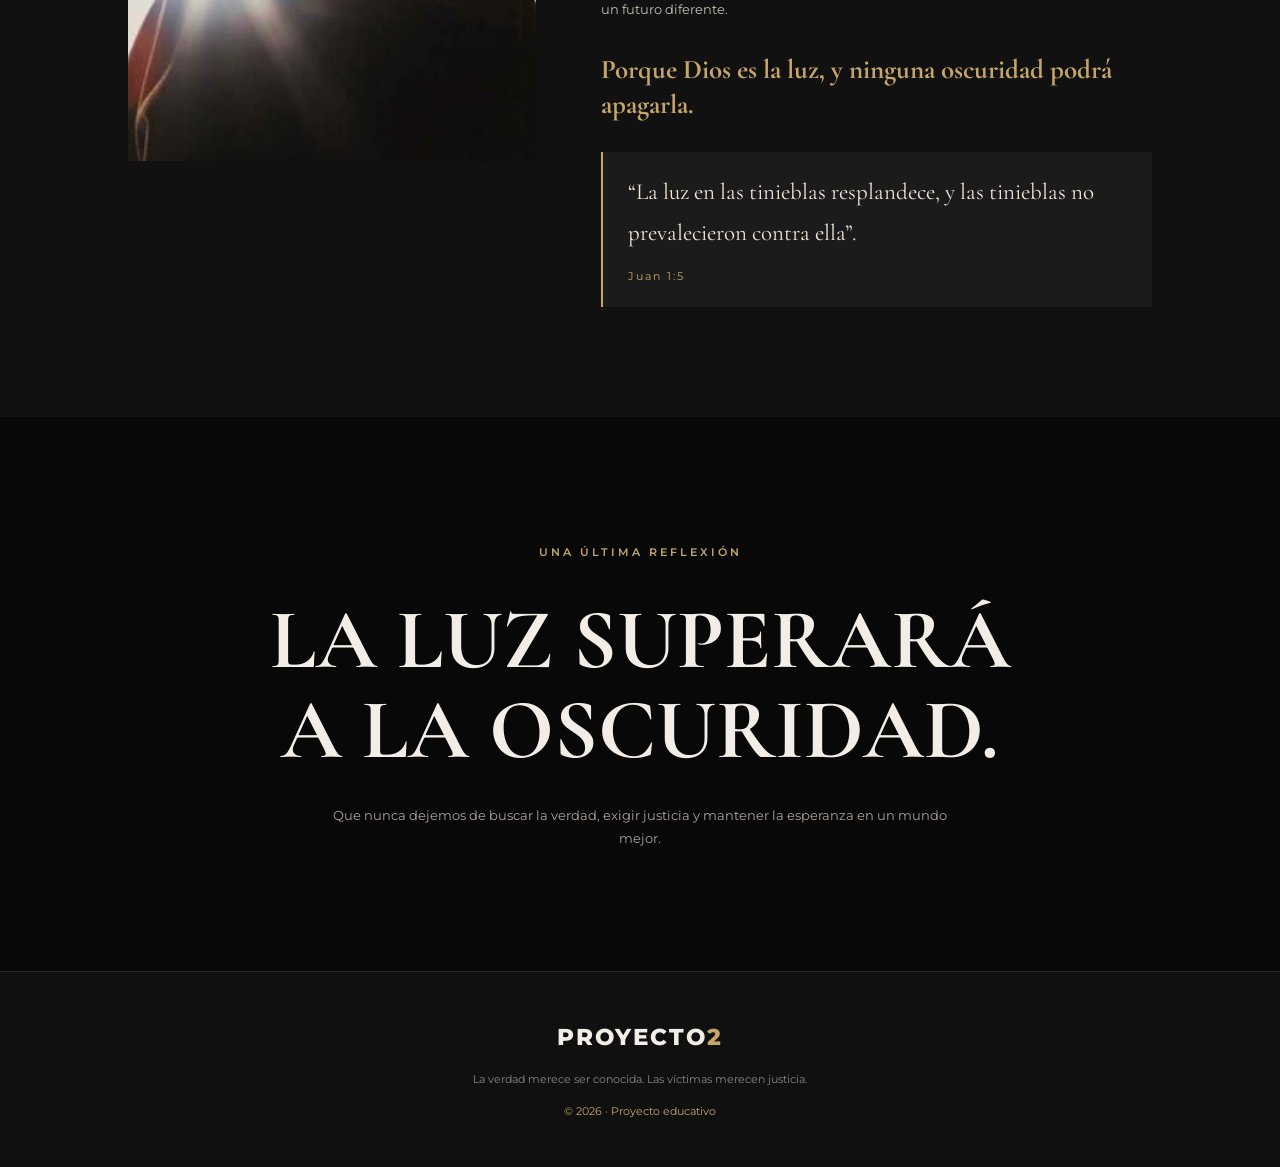
<file: PROYECTO2/index.html>
<!DOCTYPE html>
<html lang="es">
<head>
    <meta charset="UTF-8">
    <meta name="viewport" content="width=device-width, initial-scale=1.0">
    <meta name="description" content="La luz superará a la oscuridad. Un espacio para reflexionar sobre el crimen, la violencia, la injusticia y la esperanza.">
    <title>La luz superará a la oscuridad</title>
    <link rel="stylesheet" href="styles.css">
</head>

<body>

<header class="header">
    <a href="#inicio" class="logo">PROYECTO<span>2</span></a>

    <button class="menu-toggle" id="menu-toggle" aria-label="Abrir menú">
        ☰
    </button>

    <nav class="nav" id="nav">
        <a href="#inicio">Inicio</a>
        <a href="#realidad">La realidad</a>
        <a href="#crimenes">Crímenes</a>
        <a href="#casos">Casos reales</a>
        <a href="#esperanza">Esperanza</a>
    </nav>
</header>

<main>

    <!-- PORTADA -->
    <section class="hero" id="inicio">
        <div class="hero-content">
            <span class="eyebrow">UNA MIRADA A LA REALIDAD</span>

            <h1>LA LUZ SUPERARÁ<br>A LA <span>OSCURIDAD</span></h1>

            <p>
                Detrás de cada noticia existe una historia.
                Detrás de cada crimen, una víctima.
                Y detrás de tanta oscuridad, una esperanza
                que no debemos perder.
            </p>

            <a href="#realidad" class="main-button">DESCUBRIR LA REALIDAD</a>
        </div>

        <div class="hero-bottom">
            <span>VERDAD</span>
            <span>JUSTICIA</span>
            <span>ESPERANZA</span>
        </div>
    </section>

    <!-- INTRODUCCIÓN -->
    <section class="section" id="realidad">
        <div class="section-heading">
            <span class="section-label">01 / EL MUNDO QUE NOS RODEA</span>
            <h2>Una realidad que no podemos ignorar</h2>
        </div>

        <div class="intro-grid">
            <div>
                <p class="large-text">
                    El crimen no es solamente una cifra en las noticias.
                    Es una realidad que transforma familias, comunidades
                    y países enteros.
                </p>
            </div>

            <div>
                <p>
                    El narcotráfico, los asesinatos, la trata de personas,
                    las desapariciones, la corrupción y el crimen organizado
                    son problemas que afectan a millones de personas.
                </p>

                <p>
                    Muchas veces conocemos estos acontecimientos por medio
                    de una noticia y continuamos con nuestro día. Sin embargo,
                    detrás de cada caso hay vidas, familias que buscan
                    respuestas y personas que esperan justicia.
                </p>

                <p>
                    Esta página busca informar, reflexionar y recordar que
                    ninguna víctima debe ser reducida a un simple número.
                </p>
            </div>
        </div>
    </section>

    <!-- TIPOS DE CRÍMENES -->
    <section class="section dark-section" id="crimenes">
        <div class="section-heading">
            <span class="section-label">02 / EL LADO MÁS OSCURO</span>
            <h2>Las distintas formas del crimen</h2>
            <p>
                La violencia no tiene una sola cara. Existen diferentes
                delitos que dejan consecuencias profundas en la sociedad.
            </p>
        </div>

        <div class="crime-grid">

            <article class="crime-card">
                <span class="crime-number">01</span>
                <h3>Narcotráfico</h3>
                <p>
                    Es el comercio ilegal de drogas. Su alcance puede
                    involucrar redes criminales, violencia, corrupción,
                    explotación y disputas por el control de territorios.
                </p>
            </article>

            <article class="crime-card">
                <span class="crime-number">02</span>
                <h3>Crimen organizado</h3>
                <p>
                    Son estructuras delictivas que operan de manera
                    coordinada y pueden participar en diferentes
                    actividades ilegales, afectando la seguridad
                    de comunidades enteras.
                </p>
            </article>

            <article class="crime-card">
                <span class="crime-number">03</span>
                <h3>Asesinatos</h3>
                <p>
                    La privación de la vida de una persona es una de las
                    expresiones más graves de violencia. Cada caso deja
                    familias marcadas por la pérdida y exige justicia.
                </p>
            </article>

            <article class="crime-card">
                <span class="crime-number">04</span>
                <h3>Trata de personas</h3>
                <p>
                    Consiste en captar, trasladar o recibir personas
                    mediante engaños, amenazas o abuso de poder con
                    fines de explotación.
                </p>
            </article>

            <article class="crime-card">
                <span class="crime-number">05</span>
                <h3>Desapariciones</h3>
                <p>
                    La desaparición de una persona deja a sus familiares
                    en una búsqueda llena de incertidumbre. Cada persona
                    desaparecida merece ser buscada y recordada.
                </p>
            </article>

            <article class="crime-card">
                <span class="crime-number">06</span>
                <h3>Corrupción</h3>
                <p>
                    Ocurre cuando alguien utiliza su poder o cargo para
                    obtener beneficios indebidos. Puede debilitar las
                    instituciones y facilitar la impunidad.
                </p>
            </article>

        </div>
    </section>

    <!-- NARCOTRÁFICO -->
    <section class="section narc-section" id="narcotrafico">
        <div class="section-heading">
            <span class="section-label">03 / UNA RED DE VIOLENCIA</span>
            <h2>El narcotráfico: mucho más que drogas</h2>
        </div>

        <div class="narc-content">
            <div class="narc-image"></div>

            <div class="narc-text">
                <p class="large-text">
                    El narcotráfico no solamente representa un negocio
                    ilegal: también puede convertirse en una fuente
                    de violencia, miedo y destrucción social.
                </p>

                <p>
                    Las organizaciones dedicadas a este delito pueden
                    extender su influencia mediante amenazas, extorsiones,
                    corrupción y otras actividades criminales.
                </p>

                <p>
                    Sus consecuencias alcanzan a personas que no tienen
                    ninguna relación con estas organizaciones: familias,
                    comerciantes, jóvenes y comunidades que viven bajo
                    la presión de la violencia.
                </p>

                <p>
                    También existe un problema que no siempre recibe
                    suficiente atención: las personas que son utilizadas,
                    amenazadas o forzadas a participar en actividades
                    criminales.
                </p>

                <p>
                    No debemos confundir la popularidad de ciertos
                    personajes criminales con admiración. Detrás de
                    sus historias existen víctimas y consecuencias
                    reales que no deben olvidarse.
                </p>
            </div>
        </div>

        <div class="quote-dark">
            <p>
                El poder obtenido mediante el miedo nunca debe
                confundirse con grandeza.
            </p>
        </div>
    </section>

    <!-- CORRUPCIÓN -->
    <section class="section corruption-section">
        <div class="section-heading">
            <span class="section-label">04 / CUANDO FALLA LA JUSTICIA</span>
            <h2>La corrupción y la impunidad</h2>
        </div>

        <p class="large-text">
            ¿Qué sucede cuando quienes deberían proteger a la sociedad
            permiten que el crimen avance?
        </p>

        <div class="corruption-grid">
            <div>
                <h3>La corrupción</h3>
                <p>
                    La corrupción puede permitir que personas o grupos
                    criminales obtengan protección, recursos o ventajas
                    mediante actos ilegales. Cuando las instituciones
                    pierden su integridad, la confianza de la sociedad
                    también se debilita.
                </p>
            </div>

            <div>
                <h3>La impunidad</h3>
                <p>
                    Existe impunidad cuando los responsables de un delito
                    no reciben una investigación y sanción conforme a la ley.
                    Esto puede dejar a las víctimas sin respuestas y
                    aumentar la desconfianza en las autoridades.
                </p>
            </div>
        </div>

        <p class="closing-text">
            La justicia no debería depender del dinero, los contactos
            o el poder de una persona.
        </p>
    </section>

    <!-- CASOS REALES -->
    <section class="section dark-section" id="casos">
        <div class="section-heading">
            <span class="section-label">05 / HISTORIAS REALES</span>
            <h2>Casos que marcaron al mundo</h2>
            <p>
                Estos acontecimientos muestran las consecuencias del
                crimen y la importancia de conocer la verdad.
            </p>
        </div>

        <div class="cases-grid">

            <article class="case-card">
                <div class="case-image case-one"></div>

                <div class="case-content">
                    <span class="case-tag">MÉXICO · 2014</span>
                    <h3>Los 43 estudiantes de Ayotzinapa</h3>

                    <p>
                        La noche del 26 al 27 de septiembre de 2014,
                        43 estudiantes de la Escuela Normal Rural
                        de Ayotzinapa desaparecieron en Iguala,
                        Guerrero.
                    </p>

                    <p>
                        El caso se convirtió en un símbolo de la lucha
                        de las familias por conocer la verdad, encontrar
                        a sus seres queridos y obtener justicia.
                    </p>

                    <a href="https://comisionayotzinapa.segob.gob.mx/"
                       target="_blank" rel="noopener noreferrer">
                        Consultar información oficial ↗
                    </a>
                </div>
            </article>

            <article class="case-card">
                <div class="case-image case-two"></div>

                <div class="case-content">
                    <span class="case-tag">MÉXICO / ESTADOS UNIDOS</span>
                    <h3>Joaquín Guzmán Loera</h3>

                    <p>
                        Conocido como «El Chapo», fue identificado como
                        uno de los principales líderes del Cártel de
                        Sinaloa.
                    </p>

                    <p>
                        En 2019 fue condenado en Estados Unidos a cadena
                        perpetua más 30 años de prisión. Su caso mostró
                        el alcance internacional de las redes del
                        narcotráfico.
                    </p>

                    <a href="https://www.justice.gov/usao-edny/pr/joaquin-el-chapo-guzman-sinaloa-cartel-leader-sentenced-life-prison-plus-30-years"
                       target="_blank" rel="noopener noreferrer">
                        Consultar información oficial ↗
                    </a>
                </div>
            </article>

            <article class="case-card">
                <div class="case-image case-three"></div>

                <div class="case-content">
                    <span class="case-tag">ESTADOS UNIDOS · 2019</span>
                    <h3>El caso Jeffrey Epstein</h3>

                    <p>
                        Jeffrey Epstein fue acusado federalmente en
                        2019 de tráfico sexual de menores.
                    </p>

                    <p>
                        Murió bajo custodia antes de enfrentar el juicio
                        federal. El caso provocó una discusión
                        internacional sobre explotación, poder y
                        responsabilidad.
                    </p>

                    <a href="https://www.justice.gov/usao-sdny/pr/jeffrey-epstein-charged-manhattan-federal-court-sex-trafficking-minors"
                       target="_blank" rel="noopener noreferrer">
                        Consultar información oficial ↗
                    </a>
                </div>
            </article>

        </div>

        <p class="image-note">
            Las imágenes de fondo son ilustrativas y no representan
            fotografías documentales de las personas o acontecimientos.
        </p>
    </section>

    <!-- VÍCTIMAS -->
    <section class="section victims-section">
        <div class="section-heading">
            <span class="section-label">06 / DETRÁS DE CADA CIFRA</span>
            <h2>Las víctimas no son estadísticas</h2>
        </div>

        <p class="large-text">
            Cuando hablamos de crimen, no debemos olvidar a quienes
            sufren sus consecuencias.
        </p>

        <p>
            Cada persona afectada tiene una historia, una familia,
            sueños y un futuro que merecía vivir. Las desapariciones,
            los asesinatos, la explotación y la violencia dejan
            consecuencias que pueden durar generaciones.
        </p>

        <p>
            Las familias de las víctimas muchas veces deben enfrentar
            búsquedas interminables, procesos difíciles y la falta
            de respuestas. Por eso, recordar sus historias también
            significa reconocer su dignidad.
        </p>

        <div class="victim-message">
            <h3>Recordar también es una forma de exigir justicia.</h3>
        </div>
    </section>

    <!-- JUSTICIA -->
    <section class="justice-section">
        <div class="justice-content">
            <span class="section-label">07 / UNA SOCIEDAD DIFERENTE</span>
            <h2>El mundo necesita justicia, no más violencia.</h2>

            <p>
                No podemos cambiar el pasado de quienes han sufrido,
                pero sí podemos exigir que la verdad sea investigada,
                que las víctimas sean escuchadas y que los responsables
                enfrenten la justicia.
            </p>

            <p>
                Informarnos, rechazar la violencia y no glorificar
                a los criminales también forma parte de construir
                una sociedad más consciente.
            </p>
        </div>
    </section>

    <!-- JESÚS Y LA ESPERANZA -->
    <section class="hope-section" id="esperanza">

        <div class="hope-image">
            <img src="img/jesus.jpg"
                 alt="jesus">
        </div>

        <div class="hope-content">
            <span class="section-label">08 / LA VERDADERA LUZ</span>

            <h2>La luz que puede cambiarlo todo</h2>

            <p>
                En medio de tanta oscuridad, violencia e injusticia,
                existe una luz que nunca deja de brillar: Dios.
            </p>

            <p>
                Cuando observamos el sufrimiento que existe en el mundo,
                podemos llegar a pensar que todo está perdido, que la
                maldad ha ganado y que las cosas nunca cambiarán.
                Pero Dios representa la esperanza de que el mundo
                puede ser diferente.
            </p>

            <p>
                Un mundo donde las personas dejen de hacer daño,
                donde el odio no tenga más fuerza que el amor,
                donde la violencia sea reemplazada por la paz y
                donde la justicia no sea solamente un deseo,
                sino una realidad.
            </p>

            <p>
                Dios nos recuerda que siempre existe un camino
                para alejarnos del mal. Que el cambio es posible
                y que no debemos perder la esperanza de que algún
                día las personas comprendan el valor de la vida,
                la bondad y el amor.
            </p>

            <p>
                Porque la oscuridad que vemos en el mundo no significa
                que Dios haya dejado de ser luz. Y aunque hoy existan
                tantas injusticias, todavía podemos tener esperanza
                en un futuro diferente.
            </p>

            <h3>
                Porque Dios es la luz, y ninguna oscuridad podrá apagarla.
            </h3>

            <blockquote class="bible-verse">
                “La luz en las tinieblas resplandece, y las tinieblas
                no prevalecieron contra ella”.
                <cite>Juan 1:5</cite>
            </blockquote>
        </div>
    </section>

    <!-- CIERRE -->
    <section class="final-section">
        <span class="section-label">UNA ÚLTIMA REFLEXIÓN</span>

        <h2>LA LUZ SUPERARÁ<br>A LA OSCURIDAD.</h2>

        <p>
            Que nunca dejemos de buscar la verdad, exigir justicia
            y mantener la esperanza en un mundo mejor.
        </p>
    </section>

</main>

<footer class="footer">
    <a href="#inicio" class="logo">PROYECTO<span>2</span></a>
    <p>La verdad merece ser conocida. Las víctimas merecen justicia.</p>
    <p class="copyright">© 2026 · Proyecto educativo</p>
</footer>

<button id="back-to-top" aria-label="Volver arriba">↑</button>

<script src="script.js"></script>
</body>
</html>
</file>
<file: styles.css>
@import url('https://fonts.googleapis.com/css2?family=Cormorant+Garamond:wght@400;500;600;700&family=Montserrat:wght@300;400;500;600;700;800&display=swap');

:root {
    --black: #090909;
    --dark: #111111;
    --gold: #c5a56a;
    --white: #f2eee7;
    --gray: #aaa39a;
}

* {
    margin: 0;
    padding: 0;
    box-sizing: border-box;
    scroll-behavior: smooth;
}

body {
    background: var(--black);
    color: var(--white);
    font-family: 'Montserrat', sans-serif;
    line-height: 1.8;
}

a {
    color: inherit;
    text-decoration: none;
}

.header {
    width: 100%;
    height: 75px;
    padding: 0 8%;
    display: flex;
    align-items: center;
    justify-content: space-between;
    background: rgba(8, 8, 8, 0.96);
    border-bottom: 1px solid rgba(197, 165, 106, 0.2);
    position: fixed;
    top: 0;
    z-index: 1000;
}

.logo {
    font-size: 23px;
    font-weight: 800;
    letter-spacing: 2px;
}

.logo span {
    color: var(--gold);
}

.nav {
    display: flex;
    gap: 28px;
}

.nav a {
    font-size: 11px;
    text-transform: uppercase;
    letter-spacing: 1px;
    color: #d5d0c8;
    transition: 0.3s;
}

.nav a:hover {
    color: var(--gold);
}

.menu-toggle {
    display: none;
    background: none;
    border: none;
    color: white;
    font-size: 28px;
    cursor: pointer;
}

.hero {
    min-height: 100vh;
    padding: 150px 10% 50px;
    display: flex;
    flex-direction: column;
    justify-content: center;
    position: relative;
    background:
        linear-gradient(90deg, rgba(0,0,0,.95), rgba(0,0,0,.52)),
        url("https://images.unsplash.com/photo-1519608487953-e999c86e7455?auto=format&fit=crop&w=1800&q=85");
    background-size: cover;
    background-position: center;
}

.hero-content {
    max-width: 850px;
}

.eyebrow,
.section-label {
    color: var(--gold);
    font-size: 11px;
    font-weight: 600;
    letter-spacing: 3px;
}

.hero h1 {
    font-family: 'Cormorant Garamond', serif;
    font-size: clamp(48px, 8vw, 100px);
    line-height: 1.05;
    margin: 25px 0;
    letter-spacing: 2px;
}

.hero h1 span {
    color: var(--gold);
}

.hero-content p {
    max-width: 580px;
    color: #c9c4bc;
    font-size: 15px;
    margin-bottom: 35px;
}

.main-button {
    display: inline-block;
    padding: 14px 25px;
    background: var(--gold);
    color: #090909;
    font-size: 11px;
    font-weight: 800;
    letter-spacing: 1px;
    transition: 0.3s;
}

.main-button:hover {
    background: white;
    transform: translateY(-3px);
}

.hero-bottom {
    display: flex;
    gap: 35px;
    position: absolute;
    bottom: 30px;
    color: var(--gold);
    font-size: 10px;
    letter-spacing: 3px;
}

.section {
    padding: 110px 10%;
}

.section-heading {
    margin-bottom: 55px;
    max-width: 800px;
}

.section-heading h2,
.narc-section h2,
.section h2 {
    font-family: 'Cormorant Garamond', serif;
    font-size: clamp(36px, 5vw, 58px);
    line-height: 1.15;
    margin-top: 18px;
    margin-bottom: 20px;
}

.section-heading > p {
    color: var(--gray);
    max-width: 650px;
}

.intro-grid {
    display: grid;
    grid-template-columns: 1fr 1fr;
    gap: 70px;
}

.intro-grid p,
.narc-text p,
.corruption-grid p,
.victims-section > p {
    color: #bdb7ae;
    margin-bottom: 20px;
    font-size: 14px;
}

.large-text {
    font-family: 'Cormorant Garamond', serif;
    font-size: 30px !important;
    line-height: 1.4;
    color: var(--white) !important;
}

.dark-section {
    background: #101010;
}

.crime-grid {
    display: grid;
    grid-template-columns: repeat(3, 1fr);
    gap: 20px;
}

.crime-card {
    padding: 35px 28px;
    background: #191919;
    border: 1px solid #292929;
    transition: 0.3s;
}

.crime-card:hover {
    transform: translateY(-6px);
    border-color: var(--gold);
}

.crime-number {
    font-family: 'Cormorant Garamond', serif;
    font-size: 35px;
    color: var(--gold);
}

.crime-card h3,
.corruption-grid h3 {
    font-family: 'Cormorant Garamond', serif;
    font-size: 27px;
    margin: 15px 0;
}

.crime-card p {
    font-size: 13px;
    color: #aaa39a;
}

.narc-section {
    padding: 110px 10%;
    background: #0b0b0b;
}

.narc-content {
    display: grid;
    grid-template-columns: 0.85fr 1.15fr;
    gap: 55px;
    align-items: center;
}

.narc-image {
    min-height: 480px;
    background:
        linear-gradient(0deg, rgba(0,0,0,.2), rgba(0,0,0,.1)),
        url("https://images.unsplash.com/photo-1519608487953-e999c86e7455?auto=format&fit=crop&w=1000&q=80");
    background-position: center;
    background-size: cover;
    filter: grayscale(80%);
}

.narc-text p {
    font-size: 13px;
}

.quote-dark {
    border-left: 3px solid var(--gold);
    margin-top: 65px;
    padding: 25px 35px;
    background: #151515;
}

.quote-dark p {
    font-family: 'Cormorant Garamond', serif;
    font-size: 30px;
    color: var(--gold);
}

.corruption-section {
    background: #171717;
}

.corruption-grid {
    display: grid;
    grid-template-columns: 1fr 1fr;
    gap: 40px;
    margin-top: 45px;
}

.corruption-grid > div {
    padding: 30px;
    border-top: 1px solid var(--gold);
    background: #202020;
}

.closing-text {
    color: var(--gold);
    font-family: 'Cormorant Garamond', serif;
    font-size: 28px;
    margin-top: 45px;
}

.cases-grid {
    display: grid;
    grid-template-columns: repeat(3, 1fr);
    gap: 22px;
}

.case-card {
    background: #191919;
    border: 1px solid #292929;
    overflow: hidden;
}

.case-image {
    height: 220px;
    background-size: cover;
    background-position: center;
    filter: grayscale(65%);
}

.case-one {
    background-image: url("https://images.unsplash.com/photo-1500530855697-b586d89ba3ee?auto=format&fit=crop&w=900&q=80");
}

.case-two {
    background-image: url("https://images.unsplash.com/photo-1519608487953-e999c86e7455?auto=format&fit=crop&w=900&q=80");
}

.case-three {
    background-image: url("https://images.unsplash.com/photo-1500534623283-312aade485b7?auto=format&fit=crop&w=900&q=80");
}

.case-content {
    padding: 25px;
}

.case-tag {
    color: var(--gold);
    font-size: 10px;
    letter-spacing: 2px;
}

.case-content h3 {
    font-family: 'Cormorant Garamond', serif;
    font-size: 27px;
    line-height: 1.2;
    margin: 15px 0;
}

.case-content p {
    font-size: 12px;
    color: #aaa39a;
    margin-bottom: 15px;
}

.case-content a {
    display: inline-block;
    margin-top: 10px;
    color: var(--gold);
    font-size: 11px;
    font-weight: 600;
}

.case-content a:hover {
    color: white;
}

.image-note {
    color: #777;
    font-size: 10px;
    margin-top: 25px;
}

.victims-section {
    background: #171717;
}

.victims-section > p {
    max-width: 850px;
}

.victim-message {
    margin-top: 45px;
    padding: 35px;
    border: 1px solid rgba(197, 165, 106, .4);
    text-align: center;
}

.victim-message h3 {
    font-family: 'Cormorant Garamond', serif;
    font-size: 32px;
    color: var(--gold);
}

.justice-section {
    min-height: 500px;
    padding: 110px 10%;
    display: flex;
    align-items: center;
    background:
        linear-gradient(rgba(0,0,0,.88), rgba(0,0,0,.88)),
        url("https://images.unsplash.com/photo-1519608487953-e999c86e7455?auto=format&fit=crop&w=1600&q=85");
    background-size: cover;
    background-position: center;
}

.justice-content {
    max-width: 850px;
}

.justice-content h2 {
    font-family: 'Cormorant Garamond', serif;
    font-size: clamp(40px, 6vw, 70px);
    line-height: 1.1;
    margin: 25px 0;
}

.justice-content p {
    max-width: 700px;
    color: #c5c0b8;
    margin-bottom: 18px;
    font-size: 14px;
}

.hope-section {
    padding: 110px 10%;
    display: grid;
    grid-template-columns: 0.85fr 1.15fr;
    align-items: center;
    gap: 65px;
    background: #111;
}

.hope-image {
    min-height: 600px;
    overflow: hidden;
    background: #1a1a1a;
}

.hope-image img {
    width: 100%;
    height: 600px;
    object-fit: cover;
    display: block;
}

.hope-content h2 {
    font-family: 'Cormorant Garamond', serif;
    font-size: clamp(38px, 5vw, 58px);
    line-height: 1.1;
    margin: 20px 0 30px;
}

.hope-content p {
    color: #c3bdb4;
    font-size: 13px;
    margin-bottom: 18px;
}

.hope-content h3 {
    color: var(--gold);
    font-family: 'Cormorant Garamond', serif;
    font-size: 27px;
    line-height: 1.3;
    margin-top: 30px;
}

.bible-verse {
    border-left: 2px solid var(--gold);
    margin-top: 30px;
    padding: 20px 25px;
    background: #1b1b1b;
    color: #eee5d7;
    font-family: 'Cormorant Garamond', serif;
    font-size: 23px;
}

.bible-verse cite {
    display: block;
    color: var(--gold);
    font-family: 'Montserrat', sans-serif;
    font-size: 11px;
    font-style: normal;
    margin-top: 12px;
    letter-spacing: 2px;
}

.final-section {
    padding: 120px 10%;
    text-align: center;
    background: #080808;
}

.final-section h2 {
    font-family: 'Cormorant Garamond', serif;
    font-size: clamp(42px, 7vw, 85px);
    line-height: 1.05;
    margin: 30px 0;
}

.final-section h2 br {
    color: var(--gold);
}

.final-section p {
    color: #aaa39a;
    max-width: 650px;
    margin: auto;
    font-size: 13px;
}

.footer {
    padding: 45px 10%;
    text-align: center;
    background: #101010;
    border-top: 1px solid #292929;
}

.footer p {
    color: #888;
    font-size: 11px;
    margin-top: 12px;
}

.copyright {
    color: var(--gold) !important;
}

#back-to-top {
    position: fixed;
    right: 25px;
    bottom: 25px;
    width: 42px;
    height: 42px;
    border: none;
    background: var(--gold);
    color: black;
    font-size: 22px;
    cursor: pointer;
    display: none;
    z-index: 900;
}

#back-to-top.visible {
    display: block;
}

/* ADAPTACIÓN PARA CELULARES */

@media (max-width: 900px) {
    .header {
        padding: 0 6%;
    }

    .menu-toggle {
        display: block;
    }

    .nav {
        display: none;
        position: absolute;
        top: 75px;
        left: 0;
        width: 100%;
        padding: 25px;
        background: #101010;
        flex-direction: column;
        gap: 20px;
        border-bottom: 1px solid #333;
    }

    .nav.active {
        display: flex;
    }

    .nav a {
        font-size: 13px;
    }

    .intro-grid,
    .narc-content,
    .hope-section {
        grid-template-columns: 1fr;
        gap: 35px;
    }

    .crime-grid,
    .cases-grid {
        grid-template-columns: repeat(2, 1fr);
    }

    .narc-image {
        min-height: 300px;
    }

    .hope-image,
    .hope-image img {
        min-height: 350px;
        height: 350px;
    }
}

@media (max-width: 600px) {
    .section,
    .narc-section,
    .hope-section {
        padding: 80px 7%;
    }

    .hero {
        padding: 130px 7% 70px;
        min-height: 90vh;
    }

    .hero h1 {
        font-size: 49px;
    }

    .hero-content p {
        font-size: 13px;
    }

    .hero-bottom {
        gap: 15px;
        font-size: 8px;
    }

    .crime-grid,
    .cases-grid,
    .corruption-grid {
        grid-template-columns: 1fr;
    }

    .section-heading h2 {
        font-size: 42px;
    }

    .large-text {
        font-size: 25px !important;
    }

    .case-image {
        height: 200px;
    }

    .justice-section {
        padding: 85px 7%;
    }

    .hope-content h2 {
        font-size: 43px;
    }

    .bible-verse {
        font-size: 20px;
    }

    .final-section {
        padding: 90px 7%;
    }
}
</file>
<file: PROYECTO2/styles.css>
@import url('https://fonts.googleapis.com/css2?family=Cormorant+Garamond:wght@400;500;600;700&family=Montserrat:wght@300;400;500;600;700;800&display=swap');

:root {
    --black: #090909;
    --dark: #111111;
    --gold: #c5a56a;
    --white: #f2eee7;
    --gray: #aaa39a;
}

* {
    margin: 0;
    padding: 0;
    box-sizing: border-box;
    scroll-behavior: smooth;
}

body {
    background: var(--black);
    color: var(--white);
    font-family: 'Montserrat', sans-serif;
    line-height: 1.8;
}

a {
    color: inherit;
    text-decoration: none;
}

.header {
    width: 100%;
    height: 75px;
    padding: 0 8%;
    display: flex;
    align-items: center;
    justify-content: space-between;
    background: rgba(8, 8, 8, 0.96);
    border-bottom: 1px solid rgba(197, 165, 106, 0.2);
    position: fixed;
    top: 0;
    z-index: 1000;
}

.logo {
    font-size: 23px;
    font-weight: 800;
    letter-spacing: 2px;
}

.logo span {
    color: var(--gold);
}

.nav {
    display: flex;
    gap: 28px;
}

.nav a {
    font-size: 11px;
    text-transform: uppercase;
    letter-spacing: 1px;
    color: #d5d0c8;
    transition: 0.3s;
}

.nav a:hover {
    color: var(--gold);
}

.menu-toggle {
    display: none;
    background: none;
    border: none;
    color: white;
    font-size: 28px;
    cursor: pointer;
}

.hero {
    min-height: 100vh;
    padding: 150px 10% 50px;
    display: flex;
    flex-direction: column;
    justify-content: center;
    position: relative;
    background:
        linear-gradient(90deg, rgba(0,0,0,.95), rgba(0,0,0,.52)),
        url("https://images.unsplash.com/photo-1519608487953-e999c86e7455?auto=format&fit=crop&w=1800&q=85");
    background-size: cover;
    background-position: center;
}

.hero-content {
    max-width: 850px;
}

.eyebrow,
.section-label {
    color: var(--gold);
    font-size: 11px;
    font-weight: 600;
    letter-spacing: 3px;
}

.hero h1 {
    font-family: 'Cormorant Garamond', serif;
    font-size: clamp(48px, 8vw, 100px);
    line-height: 1.05;
    margin: 25px 0;
    letter-spacing: 2px;
}

.hero h1 span {
    color: var(--gold);
}

.hero-content p {
    max-width: 580px;
    color: #c9c4bc;
    font-size: 15px;
    margin-bottom: 35px;
}

.main-button {
    display: inline-block;
    padding: 14px 25px;
    background: var(--gold);
    color: #090909;
    font-size: 11px;
    font-weight: 800;
    letter-spacing: 1px;
    transition: 0.3s;
}

.main-button:hover {
    background: white;
    transform: translateY(-3px);
}

.hero-bottom {
    display: flex;
    gap: 35px;
    position: absolute;
    bottom: 30px;
    color: var(--gold);
    font-size: 10px;
    letter-spacing: 3px;
}

.section {
    padding: 110px 10%;
}

.section-heading {
    margin-bottom: 55px;
    max-width: 800px;
}

.section-heading h2,
.narc-section h2,
.section h2 {
    font-family: 'Cormorant Garamond', serif;
    font-size: clamp(36px, 5vw, 58px);
    line-height: 1.15;
    margin-top: 18px;
    margin-bottom: 20px;
}

.section-heading > p {
    color: var(--gray);
    max-width: 650px;
}

.intro-grid {
    display: grid;
    grid-template-columns: 1fr 1fr;
    gap: 70px;
}

.intro-grid p,
.narc-text p,
.corruption-grid p,
.victims-section > p {
    color: #bdb7ae;
    margin-bottom: 20px;
    font-size: 14px;
}

.large-text {
    font-family: 'Cormorant Garamond', serif;
    font-size: 30px !important;
    line-height: 1.4;
    color: var(--white) !important;
}

.dark-section {
    background: #101010;
}

.crime-grid {
    display: grid;
    grid-template-columns: repeat(3, 1fr);
    gap: 20px;
}

.crime-card {
    padding: 35px 28px;
    background: #191919;
    border: 1px solid #292929;
    transition: 0.3s;
}

.crime-card:hover {
    transform: translateY(-6px);
    border-color: var(--gold);
}

.crime-number {
    font-family: 'Cormorant Garamond', serif;
    font-size: 35px;
    color: var(--gold);
}

.crime-card h3,
.corruption-grid h3 {
    font-family: 'Cormorant Garamond', serif;
    font-size: 27px;
    margin: 15px 0;
}

.crime-card p {
    font-size: 13px;
    color: #aaa39a;
}

.narc-section {
    padding: 110px 10%;
    background: #0b0b0b;
}

.narc-content {
    display: grid;
    grid-template-columns: 0.85fr 1.15fr;
    gap: 55px;
    align-items: center;
}

.narc-image {
    min-height: 480px;
    background:
        linear-gradient(0deg, rgba(0,0,0,.2), rgba(0,0,0,.1)),
        url("https://images.unsplash.com/photo-1519608487953-e999c86e7455?auto=format&fit=crop&w=1000&q=80");
    background-position: center;
    background-size: cover;
    filter: grayscale(80%);
}

.narc-text p {
    font-size: 13px;
}

.quote-dark {
    border-left: 3px solid var(--gold);
    margin-top: 65px;
    padding: 25px 35px;
    background: #151515;
}

.quote-dark p {
    font-family: 'Cormorant Garamond', serif;
    font-size: 30px;
    color: var(--gold);
}

.corruption-section {
    background: #171717;
}

.corruption-grid {
    display: grid;
    grid-template-columns: 1fr 1fr;
    gap: 40px;
    margin-top: 45px;
}

.corruption-grid > div {
    padding: 30px;
    border-top: 1px solid var(--gold);
    background: #202020;
}

.closing-text {
    color: var(--gold);
    font-family: 'Cormorant Garamond', serif;
    font-size: 28px;
    margin-top: 45px;
}

.cases-grid {
    display: grid;
    grid-template-columns: repeat(3, 1fr);
    gap: 22px;
}

.case-card {
    background: #191919;
    border: 1px solid #292929;
    overflow: hidden;
}

.case-image {
    height: 220px;
    background-size: cover;
    background-position: center;
    filter: grayscale(65%);
}

.case-one {
    background-image: url("https://images.unsplash.com/photo-1500530855697-b586d89ba3ee?auto=format&fit=crop&w=900&q=80");
}

.case-two {
    background-image: url("https://images.unsplash.com/photo-1519608487953-e999c86e7455?auto=format&fit=crop&w=900&q=80");
}

.case-three {
    background-image: url("https://images.unsplash.com/photo-1500534623283-312aade485b7?auto=format&fit=crop&w=900&q=80");
}

.case-content {
    padding: 25px;
}

.case-tag {
    color: var(--gold);
    font-size: 10px;
    letter-spacing: 2px;
}

.case-content h3 {
    font-family: 'Cormorant Garamond', serif;
    font-size: 27px;
    line-height: 1.2;
    margin: 15px 0;
}

.case-content p {
    font-size: 12px;
    color: #aaa39a;
    margin-bottom: 15px;
}

.case-content a {
    display: inline-block;
    margin-top: 10px;
    color: var(--gold);
    font-size: 11px;
    font-weight: 600;
}

.case-content a:hover {
    color: white;
}

.image-note {
    color: #777;
    font-size: 10px;
    margin-top: 25px;
}

.victims-section {
    background: #171717;
}

.victims-section > p {
    max-width: 850px;
}

.victim-message {
    margin-top: 45px;
    padding: 35px;
    border: 1px solid rgba(197, 165, 106, .4);
    text-align: center;
}

.victim-message h3 {
    font-family: 'Cormorant Garamond', serif;
    font-size: 32px;
    color: var(--gold);
}

.justice-section {
    min-height: 500px;
    padding: 110px 10%;
    display: flex;
    align-items: center;
    background:
        linear-gradient(rgba(0,0,0,.88), rgba(0,0,0,.88)),
        url("https://images.unsplash.com/photo-1519608487953-e999c86e7455?auto=format&fit=crop&w=1600&q=85");
    background-size: cover;
    background-position: center;
}

.justice-content {
    max-width: 850px;
}

.justice-content h2 {
    font-family: 'Cormorant Garamond', serif;
    font-size: clamp(40px, 6vw, 70px);
    line-height: 1.1;
    margin: 25px 0;
}

.justice-content p {
    max-width: 700px;
    color: #c5c0b8;
    margin-bottom: 18px;
    font-size: 14px;
}

.hope-section {
    padding: 110px 10%;
    display: grid;
    grid-template-columns: 0.85fr 1.15fr;
    align-items: center;
    gap: 65px;
    background: #111;
}

.hope-image {
    min-height: 600px;
    overflow: hidden;
    background: #1a1a1a;
}

.hope-image img {
    width: 100%;
    height: 600px;
    object-fit: cover;
    display: block;
}

.hope-content h2 {
    font-family: 'Cormorant Garamond', serif;
    font-size: clamp(38px, 5vw, 58px);
    line-height: 1.1;
    margin: 20px 0 30px;
}

.hope-content p {
    color: #c3bdb4;
    font-size: 13px;
    margin-bottom: 18px;
}

.hope-content h3 {
    color: var(--gold);
    font-family: 'Cormorant Garamond', serif;
    font-size: 27px;
    line-height: 1.3;
    margin-top: 30px;
}

.bible-verse {
    border-left: 2px solid var(--gold);
    margin-top: 30px;
    padding: 20px 25px;
    background: #1b1b1b;
    color: #eee5d7;
    font-family: 'Cormorant Garamond', serif;
    font-size: 23px;
}

.bible-verse cite {
    display: block;
    color: var(--gold);
    font-family: 'Montserrat', sans-serif;
    font-size: 11px;
    font-style: normal;
    margin-top: 12px;
    letter-spacing: 2px;
}

.final-section {
    padding: 120px 10%;
    text-align: center;
    background: #080808;
}

.final-section h2 {
    font-family: 'Cormorant Garamond', serif;
    font-size: clamp(42px, 7vw, 85px);
    line-height: 1.05;
    margin: 30px 0;
}

.final-section h2 br {
    color: var(--gold);
}

.final-section p {
    color: #aaa39a;
    max-width: 650px;
    margin: auto;
    font-size: 13px;
}

.footer {
    padding: 45px 10%;
    text-align: center;
    background: #101010;
    border-top: 1px solid #292929;
}

.footer p {
    color: #888;
    font-size: 11px;
    margin-top: 12px;
}

.copyright {
    color: var(--gold) !important;
}

#back-to-top {
    position: fixed;
    right: 25px;
    bottom: 25px;
    width: 42px;
    height: 42px;
    border: none;
    background: var(--gold);
    color: black;
    font-size: 22px;
    cursor: pointer;
    display: none;
    z-index: 900;
}

#back-to-top.visible {
    display: block;
}

/* ADAPTACIÓN PARA CELULARES */

@media (max-width: 900px) {
    .header {
        padding: 0 6%;
    }

    .menu-toggle {
        display: block;
    }

    .nav {
        display: none;
        position: absolute;
        top: 75px;
        left: 0;
        width: 100%;
        padding: 25px;
        background: #101010;
        flex-direction: column;
        gap: 20px;
        border-bottom: 1px solid #333;
    }

    .nav.active {
        display: flex;
    }

    .nav a {
        font-size: 13px;
    }

    .intro-grid,
    .narc-content,
    .hope-section {
        grid-template-columns: 1fr;
        gap: 35px;
    }

    .crime-grid,
    .cases-grid {
        grid-template-columns: repeat(2, 1fr);
    }

    .narc-image {
        min-height: 300px;
    }

    .hope-image,
    .hope-image img {
        min-height: 350px;
        height: 350px;
    }
}

@media (max-width: 600px) {
    .section,
    .narc-section,
    .hope-section {
        padding: 80px 7%;
    }

    .hero {
        padding: 130px 7% 70px;
        min-height: 90vh;
    }

    .hero h1 {
        font-size: 49px;
    }

    .hero-content p {
        font-size: 13px;
    }

    .hero-bottom {
        gap: 15px;
        font-size: 8px;
    }

    .crime-grid,
    .cases-grid,
    .corruption-grid {
        grid-template-columns: 1fr;
    }

    .section-heading h2 {
        font-size: 42px;
    }

    .large-text {
        font-size: 25px !important;
    }

    .case-image {
        height: 200px;
    }

    .justice-section {
        padding: 85px 7%;
    }

    .hope-content h2 {
        font-size: 43px;
    }

    .bible-verse {
        font-size: 20px;
    }

    .final-section {
        padding: 90px 7%;
    }
}
</file>
